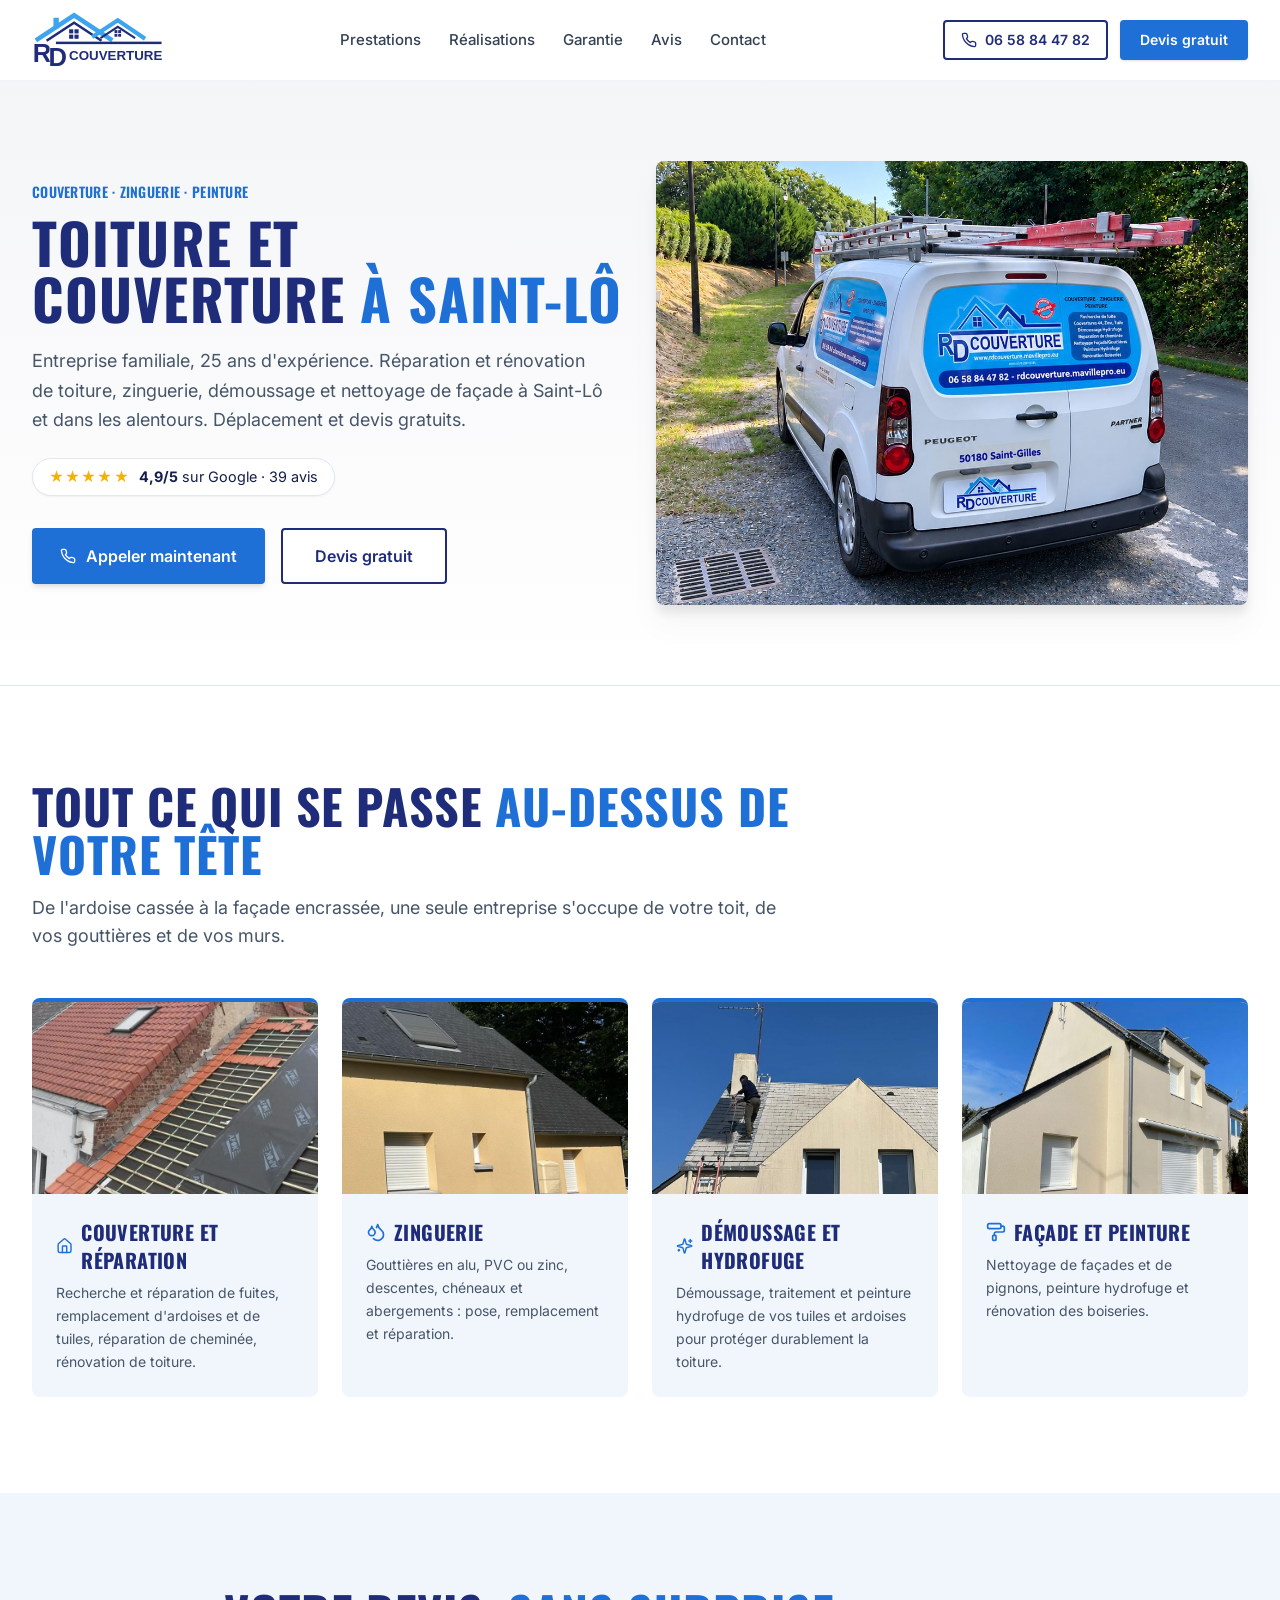
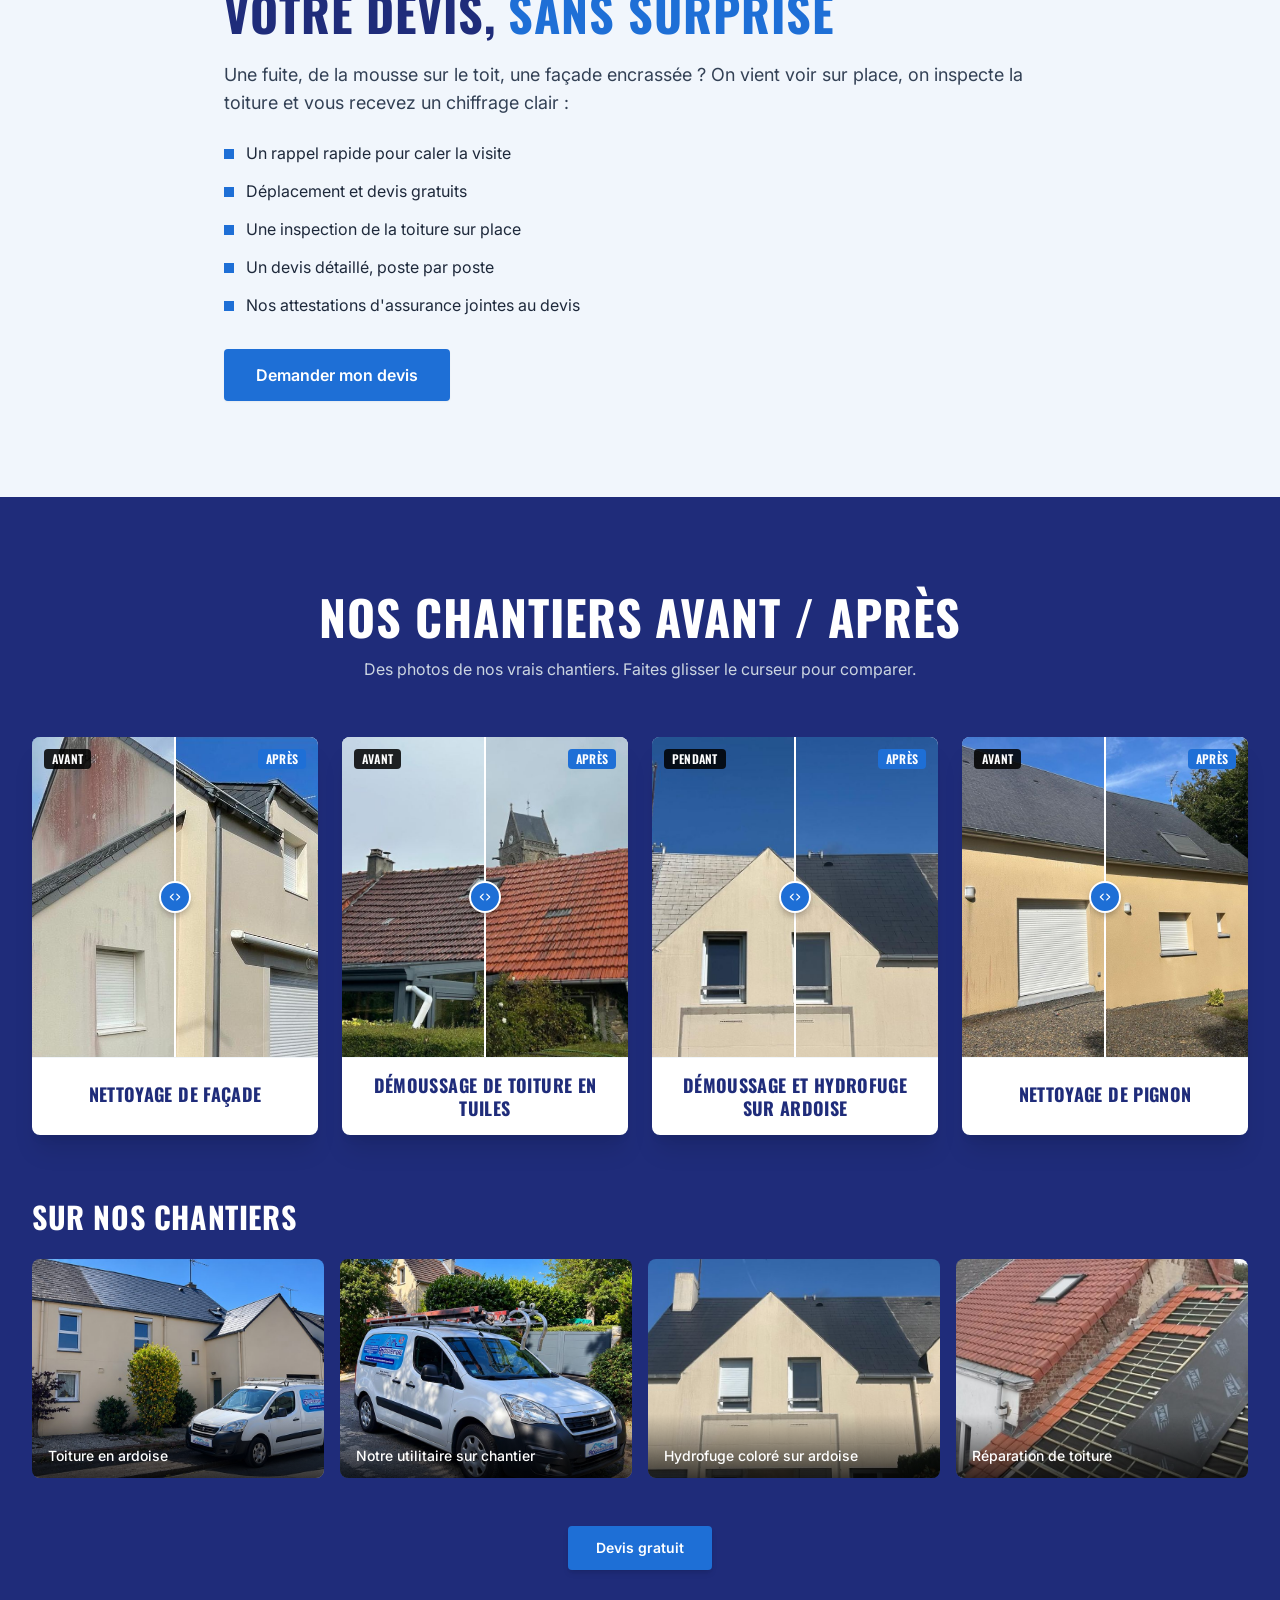
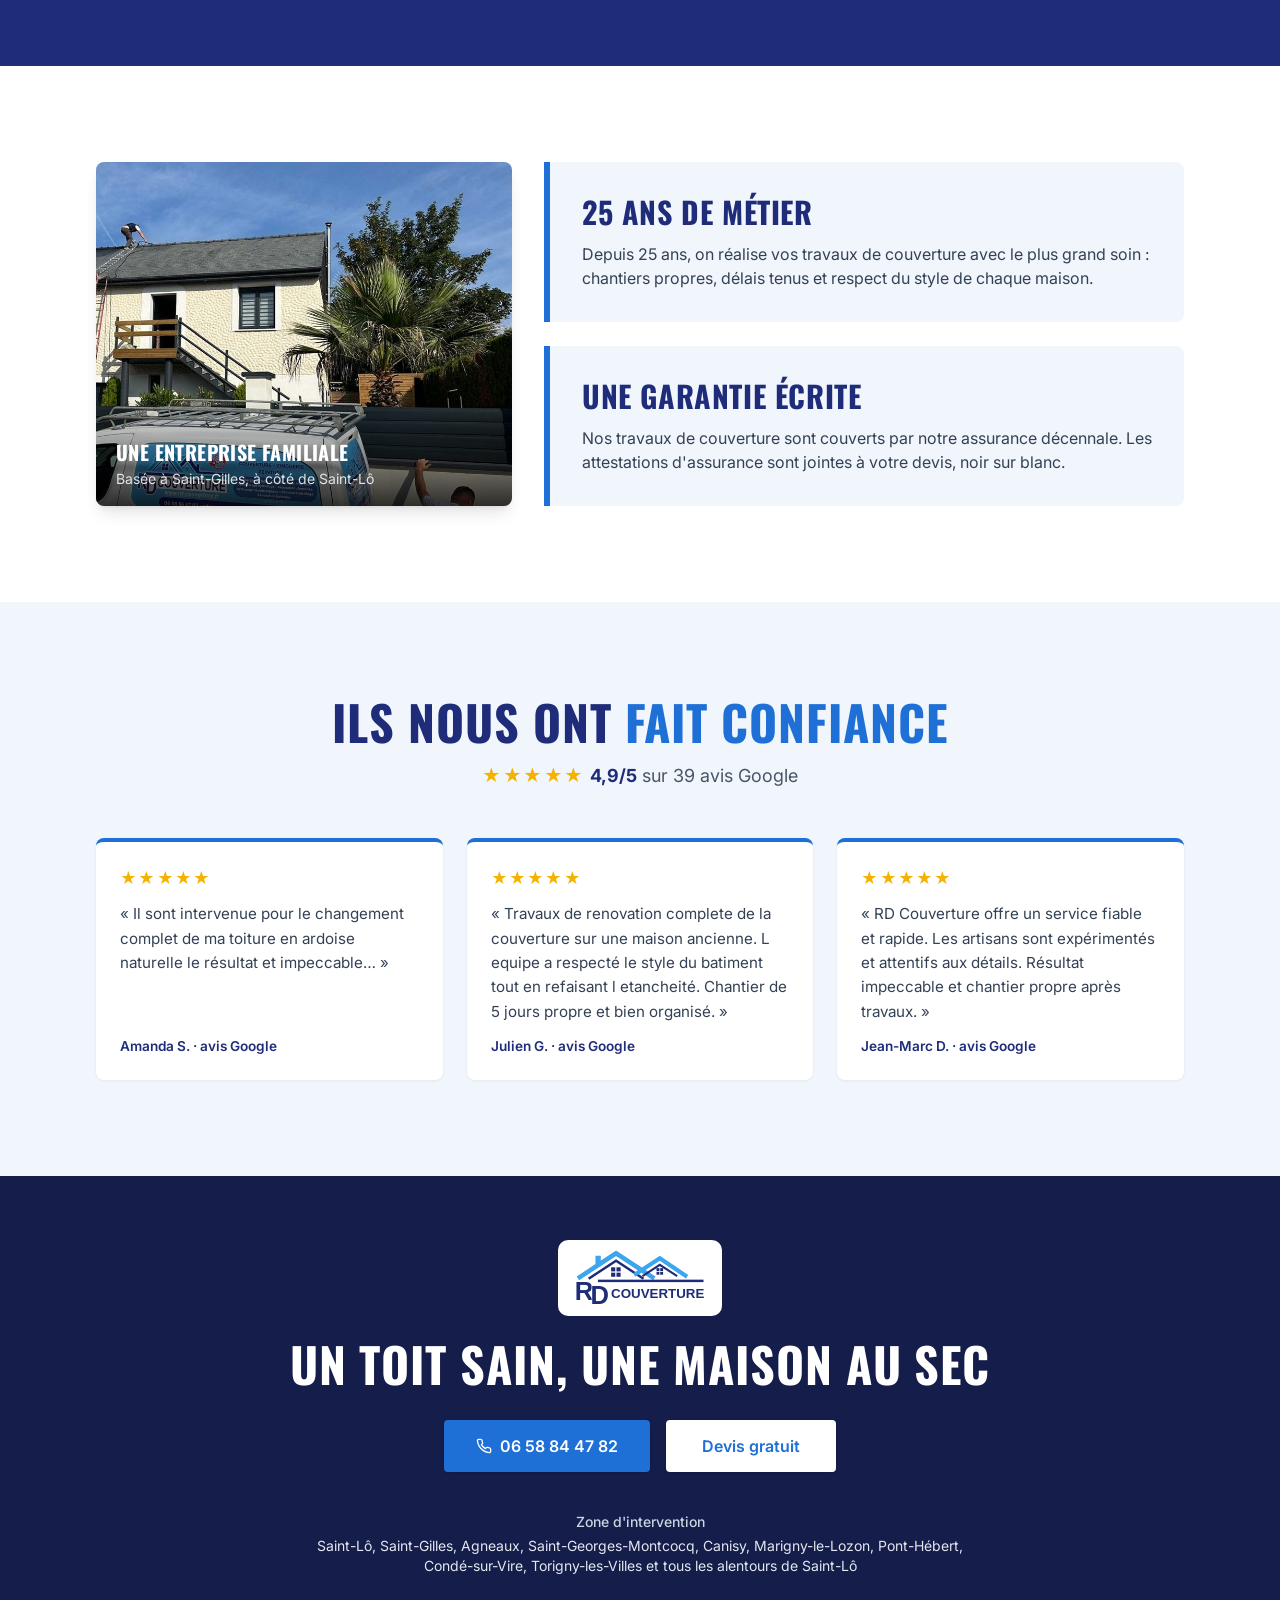
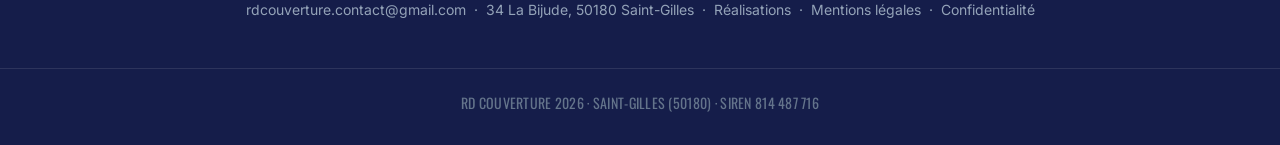
<file: site-web/index.html>
<!DOCTYPE html>
<html class="scroll-smooth" lang="fr">
<head>
<meta charset="utf-8"/>
<meta content="width=device-width, initial-scale=1.0" name="viewport"/>
<title>RD Couverture - Couvreur à Saint-Lô | Toiture, Zinguerie, Démoussage, Façade</title>
<meta name="description" content="RD Couverture, entreprise familiale à Saint-Lô depuis 25 ans : couverture, recherche de fuite, zinguerie, démoussage et hydrofuge, nettoyage de façade et peinture. Déplacement et devis gratuits."/>
<link href="css/style.css" rel="stylesheet"/>
<link href="images/favicon.svg" rel="icon" type="image/svg+xml"/>
<link href="https://fonts.googleapis.com" rel="preconnect"/>
<link crossorigin="" href="https://fonts.gstatic.com" rel="preconnect"/>
<link href="https://fonts.googleapis.com/css2?family=Inter:wght@400;500;600;700&family=Oswald:wght@500;600;700&display=swap" rel="stylesheet"/>
<script src="js/lucide.min.js"></script>
<style>
  .font-condensed { font-family: 'Oswald', sans-serif; text-transform: uppercase; letter-spacing: 0.02em; }
  body { font-family: 'Inter', sans-serif; color: #334155; }

  /* Avant / après */
  .slider-container { position: relative; overflow: hidden; user-select: none; }
  .slider-img { display: block; width: 100%; height: 100%; object-fit: cover; pointer-events: none; }
  .slider-overlay { position: absolute; top: 0; left: 0; bottom: 0; width: 50%; overflow: hidden; }
  .slider-overlay > * { position: absolute; top: 0; left: 0; height: 100%; max-width: none; pointer-events: none; }
  .slider-handle { position: absolute; top: 0; bottom: 0; left: 50%; width: 2px; background: #fff; transform: translateX(-50%); pointer-events: none; }
  .slider-button { position: absolute; top: 50%; left: 50%; transform: translate(-50%, -50%); width: 32px; height: 32px; border-radius: 9999px; background: #1E6FD6; border: 2px solid #fff; box-shadow: 0 4px 6px -1px rgba(0,0,0,.25); display: flex; align-items: center; justify-content: center; color: #fff; }
  .ph { display: flex; align-items: center; justify-content: center; flex-direction: column; gap: .5rem; text-align: center; font-size: .85rem; font-weight: 600; }
  .ph-before { background: repeating-linear-gradient(135deg, #5B6470 0 14px, #535C67 14px 28px); color: #E2E8F0; }
  .ph-after { background: repeating-linear-gradient(135deg, #3A4756 0 14px, #34404E 14px 28px); color: #fff; }

  /* Fenêtre de devis */
  .devis-opt { background: #fff; color: #151D4A; font-size: 1rem; padding: 1.15rem .5rem; transition: background-color .15s, color .15s; }
  .devis-opt:hover { background: #E8F1FC; }
  .devis-opt[aria-pressed="true"] { background: #1E6FD6; color: #fff; font-weight: 600; }
  .devis-opt:focus-visible, .devis-btn:focus-visible { outline: 3px solid #1F2C7A; outline-offset: -3px; }
  .devis-input { width: 100%; border: 0; background: #fff; padding: 1.05rem 1.1rem; font-size: 1rem; color: #151D4A; }
  .devis-input::placeholder { color: #6B7280; }
  .devis-input:focus { outline: none; box-shadow: inset 0 0 0 2px #1E6FD6; }
  .devis-input[aria-invalid="true"] { box-shadow: inset 0 0 0 2px #DC2626; background: #FEF2F2; }
  #devis-modal.is-open { display: flex; }
  #mobile-menu.is-open { display: block; }

  /* Bandeau cookies */
  .cookie-banner { position: fixed; left: 16px; right: 16px; bottom: 16px; z-index: 90; max-width: 560px; margin: 0 auto; background: #fff; color: #151D4A; border-radius: 8px; box-shadow: 0 10px 30px rgba(0,0,0,.25); padding: 16px 18px; font-size: .9rem; line-height: 1.45; }
  .cookie-banner[hidden] { display: none; }
  .cookie-actions { display: flex; gap: 10px; margin-top: 12px; }
  .cookie-actions button { flex: 1; padding: 10px; font-weight: 600; border-radius: 4px; background: #1F2C7A; color: #fff; }
  .cookie-actions button:hover { background: #151D4A; }
  /* Note Google et avis */
  .stars { color: #F5B301; letter-spacing: .08em; }
  .rating-badge { display: inline-flex; align-items: center; gap: .6rem; background: #fff; border: 1px solid #E2E8F0; border-radius: 9999px; padding: .45rem 1rem; font-size: .9rem; color: #151D4A; box-shadow: 0 1px 2px rgba(0,0,0,.05); text-decoration: none; }
  .rating-badge:hover { border-color: #1E6FD6; }
  .review { background: #fff; border-radius: 8px; border-top: 4px solid #1E6FD6; padding: 1.5rem; margin: 0; display: flex; flex-direction: column; gap: .75rem; box-shadow: 0 1px 3px rgba(0,0,0,.06); }
  .review p { color: #334155; font-size: .95rem; line-height: 1.6; margin: 0; flex: 1; }
  .review footer { font-size: .85rem; font-weight: 600; color: #1F2C7A; }
  .aspect-\[4\/3\] { aspect-ratio: 4 / 3; }
  .selection\:bg-brand-red ::selection, .selection\:bg-brand-red::selection { background: #1E6FD6; color: #fff; }
  .hover\:text-brand-light:hover { color: #F1F6FC; }
  .logo-img { height: 56px; width: auto; }
  .logo-card { background: #fff; border-radius: 10px; padding: 10px 16px; display: inline-block; }
  @media (min-width: 768px) { .md\:grid-cols-3 { grid-template-columns: repeat(3, minmax(0, 1fr)); } }
</style>
</head>
<body class="bg-white text-slate-800 antialiased selection:bg-brand-red selection:text-white">

<!-- ================= EN-TÊTE ================= -->
<header class="w-full bg-white border-b border-slate-100 sticky top-0 z-50">
  <div class="max-w-7xl mx-auto px-4 sm:px-6 lg:px-8 h-20 flex items-center justify-between gap-4">
    <a aria-label="RD Couverture, accueil" class="flex items-center shrink-0" href="#">
      <img alt="RD Couverture" class="logo-img" height="56" width="132" src="images/logo-rd-couverture.svg"/>
    </a>

    <nav class="hidden lg:flex items-center gap-7 text-[15px] font-medium text-slate-700">
      <a class="hover:text-brand-red transition-colors" href="#prestations">Prestations</a>
      <a class="hover:text-brand-red transition-colors" href="#realisations">Réalisations</a>
      <a class="hover:text-brand-red transition-colors" href="#garantie">Garantie</a>
      <a class="hover:text-brand-red transition-colors" href="#avis">Avis</a>
      <a class="hover:text-brand-red transition-colors" href="#contact">Contact</a>
    </nav>

    <div class="flex items-center gap-3">
      <a class="hidden sm:inline-flex items-center gap-2 border-2 border-brand-slate px-4 py-2 rounded text-brand-slate font-semibold text-sm hover:bg-brand-slate hover:text-white transition" href="tel:0658844782">
        <i class="w-4 h-4" data-lucide="phone"></i><span>06 58 84 47 82</span>
      </a>
      <a class="inline-flex items-center whitespace-nowrap bg-brand-red hover:bg-brand-redHover text-white font-semibold text-sm px-4 sm:px-5 py-2.5 rounded shadow transition active:scale-95" data-open-devis href="#devis">Devis gratuit</a>
      <button aria-controls="mobile-menu" aria-expanded="false" aria-label="Menu" class="lg:hidden p-2 -mr-2 text-brand-slate" id="menu-toggle" type="button">
        <i class="w-6 h-6" data-lucide="menu"></i>
      </button>
    </div>
  </div>
  <!-- Menu mobile -->
  <nav class="hidden lg:hidden border-t border-slate-100 bg-white" id="mobile-menu">
    <div class="px-4 py-3 flex flex-col text-base font-medium text-slate-700">
      <a class="py-2.5" href="#prestations">Prestations</a>
      <a class="py-2.5" href="#realisations">Réalisations</a>
      <a class="py-2.5" href="#garantie">Garantie</a>
      <a class="py-2.5" href="#avis">Avis</a>
      <a class="py-2.5" href="#contact">Contact</a>
      <a class="py-2.5 font-semibold text-brand-red" href="tel:0658844782">Appeler le 06 58 84 47 82</a>
    </div>
  </nav>
</header>

<!-- ================= HERO ================= -->
<section class="relative bg-gradient-to-b from-brand-light to-white py-14 md:py-20 overflow-hidden border-b border-slate-200">
  <div class="max-w-7xl mx-auto px-4 sm:px-6 lg:px-8 grid grid-cols-1 lg:grid-cols-12 gap-10 lg:gap-8 items-center">
    <div class="lg:col-span-6">
      <p class="font-condensed text-sm font-semibold tracking-[0.2em] text-brand-red mb-3">Couverture · Zinguerie · Peinture</p>
      <h1 class="font-condensed text-4xl sm:text-5xl lg:text-[3.5rem] font-bold tracking-tight text-brand-slate leading-[1.08] mb-5">
        Toiture et couverture <span class="text-brand-red">à Saint-Lô</span>
      </h1>
      <p class="text-lg text-slate-600 leading-relaxed mb-6 max-w-xl">
        Entreprise familiale, 25 ans d'expérience. Réparation et rénovation de toiture, zinguerie, démoussage et nettoyage de façade à Saint-Lô et dans les alentours. Déplacement et devis gratuits.
      </p>
      <a class="rating-badge mb-8" href="#avis">
        <span class="stars" aria-hidden="true">★★★★★</span>
        <span><strong>4,9/5</strong> sur Google · 39 avis</span>
      </a>
      <div class="flex flex-wrap gap-4">
        <a class="w-full sm:w-auto inline-flex items-center justify-center gap-2.5 bg-brand-red hover:bg-brand-redHover text-white font-semibold px-7 py-3.5 rounded shadow-md transition active:scale-95" href="tel:0658844782">
          <i class="w-4 h-4" data-lucide="phone"></i><span>Appeler maintenant</span>
        </a>
        <a class="w-full sm:w-auto inline-flex items-center justify-center border-2 border-brand-slate bg-white hover:bg-slate-50 text-brand-slate font-semibold px-8 py-3.5 rounded transition" data-open-devis href="#devis">Devis gratuit</a>
      </div>
    </div>
    <div class="lg:col-span-6 flex justify-center lg:justify-end">
      <figure class="relative w-full max-w-[680px] drop-shadow-xl">
        <img alt="Utilitaire RD Couverture, couverture, zinguerie et peinture" class="w-full h-auto rounded-lg" height="900" width="1200" src="images/camion-rd-3.jpg"/>
      </figure>
    </div>
  </div>
</section>

<!-- ================= PRESTATIONS ================= -->
<section class="py-16 md:py-24 bg-white" id="prestations">
  <div class="max-w-7xl mx-auto px-4 sm:px-6 lg:px-8">
    <div class="max-w-3xl mb-12">
      <h2 class="font-condensed text-3xl sm:text-4xl md:text-5xl font-bold text-brand-slate mb-4">Tout ce qui se passe <span class="text-brand-red">au-dessus de votre tête</span></h2>
      <p class="text-slate-600 text-base sm:text-lg leading-relaxed">De l'ardoise cassée à la façade encrassée, une seule entreprise s'occupe de votre toit, de vos gouttières et de vos murs.</p>
    </div>
    <div class="grid grid-cols-1 sm:grid-cols-2 lg:grid-cols-4 gap-6">
      <article class="bg-brand-light rounded-lg overflow-hidden border-t-4 border-brand-red flex flex-col">
        <img alt="Réparation de toiture en tuiles, liteaux et écran sous-toiture" class="w-full h-48 object-cover" loading="lazy" src="images/reparation-toiture.jpg"/>
        <div class="p-6">
          <h3 class="font-condensed text-xl font-bold text-brand-slate mb-2 flex items-center gap-2"><i class="w-5 h-5 text-brand-red" data-lucide="house"></i>Couverture et réparation</h3>
          <p class="text-slate-600 text-sm leading-relaxed">Recherche et réparation de fuites, remplacement d'ardoises et de tuiles, réparation de cheminée, rénovation de toiture.</p>
        </div>
      </article>
      <article class="bg-brand-light rounded-lg overflow-hidden border-t-4 border-brand-red flex flex-col">
        <img alt="Gouttière et descente en alu sur une maison" class="w-full h-48 object-cover" loading="lazy" src="images/zinguerie.jpg"/>
        <div class="p-6">
          <h3 class="font-condensed text-xl font-bold text-brand-slate mb-2 flex items-center gap-2"><i class="w-5 h-5 text-brand-red" data-lucide="droplets"></i>Zinguerie</h3>
          <p class="text-slate-600 text-sm leading-relaxed">Gouttières en alu, PVC ou zinc, descentes, chéneaux et abergements : pose, remplacement et réparation.</p>
        </div>
      </article>
      <article class="bg-brand-light rounded-lg overflow-hidden border-t-4 border-brand-red flex flex-col">
        <img alt="Démoussage d'une toiture en ardoise" class="w-full h-48 object-cover" loading="lazy" src="images/demoussage.jpg"/>
        <div class="p-6">
          <h3 class="font-condensed text-xl font-bold text-brand-slate mb-2 flex items-center gap-2"><i class="w-5 h-5 text-brand-red" data-lucide="sparkles"></i>Démoussage et hydrofuge</h3>
          <p class="text-slate-600 text-sm leading-relaxed">Démoussage, traitement et peinture hydrofuge de vos tuiles et ardoises pour protéger durablement la toiture.</p>
        </div>
      </article>
      <article class="bg-brand-light rounded-lg overflow-hidden border-t-4 border-brand-red flex flex-col">
        <img alt="Façade propre après nettoyage" class="w-full h-48 object-cover" loading="lazy" src="images/facade-apres.jpg"/>
        <div class="p-6">
          <h3 class="font-condensed text-xl font-bold text-brand-slate mb-2 flex items-center gap-2"><i class="w-5 h-5 text-brand-red" data-lucide="paint-roller"></i>Façade et peinture</h3>
          <p class="text-slate-600 text-sm leading-relaxed">Nettoyage de façades et de pignons, peinture hydrofuge et rénovation des boiseries.</p>
        </div>
      </article>
    </div>
  </div>
</section>

<!-- ================= DEVIS ================= -->
<section class="py-16 md:py-24 bg-brand-light" id="devis">
  <div class="max-w-4xl mx-auto px-4 sm:px-6 lg:px-8">
    <h2 class="font-condensed text-3xl sm:text-4xl md:text-5xl font-bold text-brand-slate mb-6">Votre devis, <span class="text-brand-red">sans surprise</span></h2>
    <p class="text-base sm:text-lg text-slate-700 leading-relaxed mb-6">Une fuite, de la mousse sur le toit, une façade encrassée ? On vient voir sur place, on inspecte la toiture et vous recevez un chiffrage clair :</p>
    <ul class="space-y-3.5 mb-8 text-base text-slate-800">
      <li class="flex items-start gap-3"><span class="w-2.5 h-2.5 bg-brand-red mt-2 shrink-0"></span><span>Un rappel rapide pour caler la visite</span></li>
      <li class="flex items-start gap-3"><span class="w-2.5 h-2.5 bg-brand-red mt-2 shrink-0"></span><span>Déplacement et devis gratuits</span></li>
      <li class="flex items-start gap-3"><span class="w-2.5 h-2.5 bg-brand-red mt-2 shrink-0"></span><span>Une inspection de la toiture sur place</span></li>
      <li class="flex items-start gap-3"><span class="w-2.5 h-2.5 bg-brand-red mt-2 shrink-0"></span><span>Un devis détaillé, poste par poste</span></li>
      <li class="flex items-start gap-3"><span class="w-2.5 h-2.5 bg-brand-red mt-2 shrink-0"></span><span>Nos attestations d'assurance jointes au devis</span></li>
    </ul>
    <a class="inline-block bg-brand-red hover:bg-brand-redHover text-white font-semibold text-base px-8 py-3.5 rounded shadow-sm transition active:scale-95" data-open-devis href="#devis">Demander mon devis</a>
  </div>
</section>

<!-- ================= RÉALISATIONS (AVANT / APRÈS) ================= -->
<section class="bg-brand-slate py-16 md:py-24 text-white" id="realisations">
  <div class="max-w-7xl mx-auto px-4 sm:px-6 lg:px-8">
    <div class="text-center max-w-3xl mx-auto mb-14">
      <h2 class="font-condensed text-3xl sm:text-4xl md:text-5xl font-bold mb-4">Nos chantiers avant / après</h2>
      <p class="text-slate-300 text-sm sm:text-base leading-relaxed">Des photos de nos vrais chantiers. Faites glisser le curseur pour comparer.</p>
    </div>
    <div class="grid grid-cols-1 sm:grid-cols-2 lg:grid-cols-4 gap-6 mb-16">
      <div class="bg-white rounded-lg overflow-hidden shadow-xl flex flex-col">
        <div class="relative h-72 sm:h-80 w-full slider-container cursor-ew-resize">
          <span class="absolute top-3 left-3 z-20 bg-black/85 text-white font-condensed text-xs tracking-wider px-2 py-0.5 rounded font-semibold">Avant</span>
          <span class="absolute top-3 right-3 z-20 bg-brand-red text-white font-condensed text-xs tracking-wider px-2 py-0.5 rounded font-semibold">Après</span>
          <img alt="Façade propre après nettoyage" class="slider-img" loading="lazy" src="images/facade-apres.jpg"/>
          <div class="slider-overlay"><img alt="Façade tachée avant nettoyage" class="slider-img" loading="lazy" src="images/facade-avant.jpg"/></div>
          <div class="slider-handle"><div class="slider-button"><i class="w-3.5 h-3.5" data-lucide="chevrons-left-right"></i></div></div>
        </div>
        <div class="p-4 text-center border-t border-slate-100 min-h-[72px] flex items-center justify-center">
          <h3 class="font-condensed font-bold text-brand-slate text-lg leading-tight">Nettoyage de façade</h3>
        </div>
      </div>
      <div class="bg-white rounded-lg overflow-hidden shadow-xl flex flex-col">
        <div class="relative h-72 sm:h-80 w-full slider-container cursor-ew-resize">
          <span class="absolute top-3 left-3 z-20 bg-black/85 text-white font-condensed text-xs tracking-wider px-2 py-0.5 rounded font-semibold">Avant</span>
          <span class="absolute top-3 right-3 z-20 bg-brand-red text-white font-condensed text-xs tracking-wider px-2 py-0.5 rounded font-semibold">Après</span>
          <img alt="Toiture en tuiles propre après démoussage" class="slider-img" loading="lazy" src="images/tuiles-apres.jpg"/>
          <div class="slider-overlay"><img alt="Toiture en tuiles noircie avant démoussage" class="slider-img" loading="lazy" src="images/tuiles-avant.jpg"/></div>
          <div class="slider-handle"><div class="slider-button"><i class="w-3.5 h-3.5" data-lucide="chevrons-left-right"></i></div></div>
        </div>
        <div class="p-4 text-center border-t border-slate-100 min-h-[72px] flex items-center justify-center">
          <h3 class="font-condensed font-bold text-brand-slate text-lg leading-tight">Démoussage de toiture en tuiles</h3>
        </div>
      </div>
      <div class="bg-white rounded-lg overflow-hidden shadow-xl flex flex-col">
        <div class="relative h-72 sm:h-80 w-full slider-container cursor-ew-resize">
          <span class="absolute top-3 left-3 z-20 bg-black/85 text-white font-condensed text-xs tracking-wider px-2 py-0.5 rounded font-semibold">Pendant</span>
          <span class="absolute top-3 right-3 z-20 bg-brand-red text-white font-condensed text-xs tracking-wider px-2 py-0.5 rounded font-semibold">Après</span>
          <img alt="Ardoises traitées avec un hydrofuge coloré" class="slider-img" loading="lazy" src="images/ardoise-apres.jpg"/>
          <div class="slider-overlay"><img alt="Démoussage d'une toiture en ardoise" class="slider-img" loading="lazy" src="images/ardoise-pendant.jpg"/></div>
          <div class="slider-handle"><div class="slider-button"><i class="w-3.5 h-3.5" data-lucide="chevrons-left-right"></i></div></div>
        </div>
        <div class="p-4 text-center border-t border-slate-100 min-h-[72px] flex items-center justify-center">
          <h3 class="font-condensed font-bold text-brand-slate text-lg leading-tight">Démoussage et hydrofuge sur ardoise</h3>
        </div>
      </div>
      <div class="bg-white rounded-lg overflow-hidden shadow-xl flex flex-col">
        <div class="relative h-72 sm:h-80 w-full slider-container cursor-ew-resize">
          <span class="absolute top-3 left-3 z-20 bg-black/85 text-white font-condensed text-xs tracking-wider px-2 py-0.5 rounded font-semibold">Avant</span>
          <span class="absolute top-3 right-3 z-20 bg-brand-red text-white font-condensed text-xs tracking-wider px-2 py-0.5 rounded font-semibold">Après</span>
          <img alt="Pignon jaune propre après nettoyage" class="slider-img" loading="lazy" src="images/pignon-apres.jpg"/>
          <div class="slider-overlay"><img alt="Pignon jaune taché avant nettoyage" class="slider-img" loading="lazy" src="images/pignon-avant.jpg"/></div>
          <div class="slider-handle"><div class="slider-button"><i class="w-3.5 h-3.5" data-lucide="chevrons-left-right"></i></div></div>
        </div>
        <div class="p-4 text-center border-t border-slate-100 min-h-[72px] flex items-center justify-center">
          <h3 class="font-condensed font-bold text-brand-slate text-lg leading-tight">Nettoyage de pignon</h3>
        </div>
      </div>
    </div>

    <h3 class="font-condensed text-2xl sm:text-3xl font-bold mb-6">Sur nos chantiers</h3>
    <div class="grid grid-cols-2 lg:grid-cols-4 gap-4 mb-12">
      <figure class="relative overflow-hidden rounded-lg group ">
        <img alt="Toiture en ardoise" class="w-full h-full object-cover aspect-[4/3] transition-transform duration-500 group-hover:scale-105" loading="lazy" src="images/toiture-ardoise-2.jpg"/>
        <figcaption class="absolute inset-x-0 bottom-0 bg-gradient-to-t from-black/75 to-transparent text-white text-sm font-medium px-4 pt-8 pb-3">Toiture en ardoise</figcaption>
      </figure>
      <figure class="relative overflow-hidden rounded-lg group ">
        <img alt="Notre utilitaire sur chantier" class="w-full h-full object-cover aspect-[4/3] transition-transform duration-500 group-hover:scale-105" loading="lazy" src="images/camion-chantier-2.jpg"/>
        <figcaption class="absolute inset-x-0 bottom-0 bg-gradient-to-t from-black/75 to-transparent text-white text-sm font-medium px-4 pt-8 pb-3">Notre utilitaire sur chantier</figcaption>
      </figure>
      <figure class="relative overflow-hidden rounded-lg group ">
        <img alt="Hydrofuge coloré sur ardoise" class="w-full h-full object-cover aspect-[4/3] transition-transform duration-500 group-hover:scale-105" loading="lazy" src="images/hydrofuge-ardoise.jpg"/>
        <figcaption class="absolute inset-x-0 bottom-0 bg-gradient-to-t from-black/75 to-transparent text-white text-sm font-medium px-4 pt-8 pb-3">Hydrofuge coloré sur ardoise</figcaption>
      </figure>
      <figure class="relative overflow-hidden rounded-lg group ">
        <img alt="Réparation de toiture en tuiles" class="w-full h-full object-cover aspect-[4/3] transition-transform duration-500 group-hover:scale-105" loading="lazy" src="images/reparation-toiture.jpg"/>
        <figcaption class="absolute inset-x-0 bottom-0 bg-gradient-to-t from-black/75 to-transparent text-white text-sm font-medium px-4 pt-8 pb-3">Réparation de toiture</figcaption>
      </figure>
    </div>
    <div class="flex justify-center">
      <a class="px-7 py-3 rounded bg-brand-red hover:bg-brand-redHover text-white font-semibold text-sm shadow-md transition active:scale-95" data-open-devis href="#devis">Devis gratuit</a>
    </div>
  </div>
</section>

<!-- ================= GARANTIE ================= -->
<section class="py-16 md:py-24 bg-white" id="garantie">
  <div class="max-w-6xl mx-auto px-4 sm:px-6 lg:px-8 grid grid-cols-1 md:grid-cols-5 gap-8 items-stretch">
    <figure class="md:col-span-2 relative rounded-lg overflow-hidden shadow-lg min-h-[340px]">
      <img alt="L'équipe RD Couverture sur un chantier de toiture et de peinture" class="absolute inset-0 w-full h-full object-cover" loading="lazy" src="images/equipe-2.jpg"/>
      <figcaption class="absolute inset-x-0 bottom-0 bg-gradient-to-t from-black/80 to-transparent text-white px-5 pt-10 pb-4">
        <span class="font-condensed text-xl font-bold block">Une entreprise familiale</span>
        <span class="text-sm text-white/85">Basée à Saint-Gilles, à côté de Saint-Lô</span>
      </figcaption>
    </figure>
    <div class="md:col-span-3 flex flex-col gap-6">
      <div class="bg-brand-light rounded-r-lg p-8 border-l-[6px] border-brand-red flex-1">
        <h3 class="font-condensed font-bold text-2xl sm:text-3xl text-brand-slate mb-3">25 ans de métier</h3>
        <p class="text-slate-700 leading-relaxed text-sm sm:text-base">Depuis 25 ans, on réalise vos travaux de couverture avec le plus grand soin : chantiers propres, délais tenus et respect du style de chaque maison.</p>
      </div>
      <div class="bg-brand-light rounded-r-lg p-8 border-l-[6px] border-brand-red flex-1">
        <h3 class="font-condensed font-bold text-2xl sm:text-3xl text-brand-slate mb-3">Une garantie écrite</h3>
        <p class="text-slate-700 leading-relaxed text-sm sm:text-base">Nos travaux de couverture sont couverts par notre assurance décennale. Les attestations d'assurance sont jointes à votre devis, noir sur blanc.</p>
      </div>
    </div>
  </div>
</section>

<!-- ================= AVIS GOOGLE ================= -->
<section class="py-16 md:py-24 bg-brand-light" id="avis">
  <div class="max-w-6xl mx-auto px-4 sm:px-6 lg:px-8">
    <div class="text-center max-w-3xl mx-auto mb-12">
      <h2 class="font-condensed text-3xl sm:text-4xl md:text-5xl font-bold text-brand-slate mb-4">Ils nous ont <span class="text-brand-red">fait confiance</span></h2>
      <p class="text-slate-600 text-base sm:text-lg"><span class="stars" aria-hidden="true">★★★★★</span> <strong class="text-brand-slate">4,9/5</strong> sur 39 avis Google</p>
    </div>
    <div class="grid grid-cols-1 md:grid-cols-3 gap-6">
      <blockquote class="review">
        <span class="stars" aria-label="5 étoiles sur 5">★★★★★</span>
        <p>« Il sont intervenue pour le changement complet de ma toiture en ardoise naturelle le résultat et impeccable… »</p>
        <footer>Amanda S. · avis Google</footer>
      </blockquote>
      <blockquote class="review">
        <span class="stars" aria-label="5 étoiles sur 5">★★★★★</span>
        <p>« Travaux de renovation complete de la couverture sur une maison ancienne. L equipe a respecté le style du batiment tout en refaisant l etancheité. Chantier de 5 jours propre et bien organisé. »</p>
        <footer>Julien G. · avis Google</footer>
      </blockquote>
      <blockquote class="review">
        <span class="stars" aria-label="5 étoiles sur 5">★★★★★</span>
        <p>« RD Couverture offre un service fiable et rapide. Les artisans sont expérimentés et attentifs aux détails. Résultat impeccable et chantier propre après travaux. »</p>
        <footer>Jean-Marc D. · avis Google</footer>
      </blockquote>
    </div>
  </div>
</section>

<!-- ================= PIED DE PAGE ================= -->
<footer class="bg-brand-slateDark text-white pt-16 pb-8" id="contact">
  <div class="max-w-5xl mx-auto px-4 sm:px-6 lg:px-8 flex flex-col items-center text-center">
    <div class="logo-card mb-6">
      <img alt="RD Couverture" class="logo-img" height="56" width="132" src="images/logo-rd-couverture.svg"/>
    </div>
    <h2 class="font-condensed text-3xl sm:text-4xl md:text-5xl font-bold mb-8">Un toit sain, une maison au sec</h2>
    <div class="flex flex-wrap items-center justify-center gap-4 mb-10 w-full sm:w-auto">
      <a class="w-full sm:w-auto inline-flex items-center justify-center gap-2 bg-brand-red hover:bg-brand-redHover text-white font-semibold text-base px-8 py-3.5 rounded shadow transition active:scale-95" href="tel:0658844782">
        <i class="w-4 h-4" data-lucide="phone"></i><span>06 58 84 47 82</span>
      </a>
      <a class="w-full sm:w-auto inline-flex items-center justify-center bg-white hover:bg-slate-100 text-brand-red font-semibold text-base px-9 py-3.5 rounded shadow transition" data-open-devis href="#devis">Devis gratuit</a>
    </div>
    <p class="text-slate-300 text-sm font-medium mb-1" id="zones">Zone d'intervention</p>
    <p class="text-slate-200 text-sm mb-6 max-w-2xl">Saint-Lô, Saint-Gilles, Agneaux, Saint-Georges-Montcocq, Canisy, Marigny-le-Lozon, Pont-Hébert, Condé-sur-Vire, Torigny-les-Villes et tous les alentours de Saint-Lô</p>
    <div class="text-slate-400 text-xs sm:text-sm flex flex-wrap items-center justify-center gap-2 mb-12">
      <a class="hover:underline" href="mailto:rdcouverture.contact@gmail.com">rdcouverture.contact@gmail.com</a>
      <span>·</span><span>34 La Bijude, 50180 Saint-Gilles</span>
      <span>·</span><a class="hover:underline" href="#realisations">Réalisations</a>
      <span>·</span><a class="hover:underline" href="#">Mentions légales</a>
      <span>·</span><a class="hover:underline" href="confidentialite.html">Confidentialité</a>
      <span>·</span><button class="hover:underline" data-cookie-settings type="button">Gérer les cookies</button>
    </div>
  </div>
  <div class="border-t border-white/10 pt-6">
    <p class="text-center font-condensed text-xs sm:text-sm tracking-wider text-slate-500">RD Couverture 2026 · Saint-Gilles (50180) · SIREN 814 487 716</p>
  </div>
</footer>

<!-- ================= FENÊTRE DE DEVIS ================= -->
<div aria-labelledby="devis-title" aria-modal="true" class="fixed inset-0 z-[100] hidden items-start sm:items-center justify-center overflow-y-auto px-4 py-8" id="devis-modal" role="dialog">
  <div class="fixed inset-0 bg-slate-900/60" data-close-devis></div>
  <div class="relative w-full max-w-xl">
    <div class="bg-[#F2F2F2] rounded-md overflow-hidden shadow-2xl">
      <div class="bg-brand-slateDark px-6 sm:px-8 py-5 flex items-center justify-between">
        <h2 class="font-condensed text-2xl sm:text-3xl font-bold text-white" id="devis-title">Votre projet</h2>
        <button aria-label="Fermer" class="devis-btn text-white/90 hover:text-white p-1 -mr-1 rounded" data-close-devis type="button"><i class="w-7 h-7" data-lucide="x"></i></button>
      </div>
      <form class="px-6 sm:px-8 py-7" id="devis-form" novalidate>
        <input aria-hidden="true" autocomplete="off" class="hidden" name="site_web" tabindex="-1" type="text"/>
        <!-- Étape 1 -->
        <div data-step="1">
          <fieldset class="mb-6">
            <legend class="text-lg font-bold text-slate-900 mb-3">Quel type de bien ?</legend>
            <div class="grid grid-cols-2 gap-px bg-slate-300 border border-slate-300">
              <button aria-pressed="false" class="devis-opt" data-group="bien" data-value="Maison" type="button">Maison</button>
              <button aria-pressed="false" class="devis-opt" data-group="bien" data-value="Local pro / immeuble" type="button">Local pro</button>
            </div>
          </fieldset>
          <fieldset class="mb-8">
            <legend class="text-lg font-bold text-slate-900 mb-3">Quels travaux ?</legend>
            <div class="grid grid-cols-2 gap-px bg-slate-300 border border-slate-300">
              <button aria-pressed="false" class="devis-opt" data-group="travaux" data-value="Réparation / fuite" type="button">Réparation / fuite</button>
              <button aria-pressed="false" class="devis-opt" data-group="travaux" data-value="Rénovation de toiture" type="button">Rénovation</button>
              <button aria-pressed="false" class="devis-opt" data-group="travaux" data-value="Démoussage / hydrofuge" type="button">Démoussage</button>
              <button aria-pressed="false" class="devis-opt" data-group="travaux" data-value="Zinguerie / gouttières" type="button">Zinguerie</button>
              <button aria-pressed="false" class="devis-opt" data-group="travaux" data-value="Façade / peinture" type="button">Façade / peinture</button>
              <button aria-pressed="false" class="devis-opt" data-group="travaux" data-value="Autre" type="button">Autre</button>
            </div>
          </fieldset>
          <button class="devis-btn w-full py-4 text-lg font-semibold text-white bg-slate-400 cursor-not-allowed transition-colors" disabled id="devis-next" type="button">Suivant</button>
        </div>
        <!-- Étape 2 -->
        <div class="hidden" data-step="2">
          <div class="grid grid-cols-2 gap-px bg-slate-300 border border-slate-300 mb-8">
            <label class="sr-only" for="d-prenom">Prénom</label>
            <input autocomplete="given-name" class="devis-input" id="d-prenom" name="prenom" placeholder="Prénom *" required type="text"/>
            <label class="sr-only" for="d-nom">Nom</label>
            <input autocomplete="family-name" class="devis-input" id="d-nom" name="nom" placeholder="Nom *" required type="text"/>
            <label class="sr-only" for="d-email">Email</label>
            <input autocomplete="email" class="devis-input col-span-2" id="d-email" name="email" placeholder="Email *" required type="email"/>
            <label class="sr-only" for="d-tel">Téléphone</label>
            <input autocomplete="tel" class="devis-input col-span-2" id="d-tel" inputmode="tel" name="telephone" pattern="^(?:(?:\+|00)33|0)\s*[1-9](?:[\s.\-]*\d{2}){4}$" placeholder="Téléphone *" required type="tel"/>
            <label class="sr-only" for="d-cp">Code postal du chantier</label>
            <input autocomplete="postal-code" class="devis-input col-span-2" id="d-cp" inputmode="numeric" maxlength="5" name="code_postal" pattern="\d{5}" placeholder="Code postal du chantier *" required type="text"/>
          </div>
          <p class="hidden -mt-5 mb-5 text-sm font-medium text-red-600" id="devis-error" role="alert"></p>
          <div class="grid grid-cols-2 gap-px bg-slate-600">
            <button class="devis-btn py-4 text-lg font-semibold text-white bg-brand-slateDark hover:bg-black transition-colors" id="devis-back" type="button">Retour</button>
            <button class="devis-btn py-4 text-lg font-semibold text-white bg-brand-slateDark hover:bg-brand-red transition-colors" id="devis-submit" type="submit">Envoyer</button>
          </div>
        </div>
        <!-- Étape 3 -->
        <div class="hidden text-center py-4" data-step="3">
          <div class="mx-auto mb-5 w-16 h-16 rounded-full bg-brand-red text-white flex items-center justify-center"><i class="w-8 h-8" data-lucide="check"></i></div>
          <p class="text-xl font-bold text-slate-900 mb-2">Merci, votre demande est bien partie !</p>
          <p class="text-slate-700 mb-7">On vous rappelle rapidement pour caler la visite. Pour une urgence (fuite, tuiles envolées), appelez directement le <a class="font-semibold text-brand-red hover:underline whitespace-nowrap" href="tel:0658844782">06 58 84 47 82</a>.</p>
          <button class="devis-btn w-full py-4 text-lg font-semibold text-white bg-brand-slateDark hover:bg-black transition-colors" data-close-devis type="button">Fermer</button>
        </div>
      </form>
    </div>
    <p class="mt-5 text-center text-sm font-medium leading-relaxed text-white">
      En envoyant ce formulaire, vous acceptez d'être recontacté par téléphone, par SMS ou par email au sujet de votre projet. Vos données ne sont ni revendues ni transmises à des tiers à des fins commerciales, et vous pouvez demander leur suppression à tout moment. <a class="underline hover:text-brand-light" href="confidentialite.html">Politique de confidentialité</a>.
    </p>
  </div>
</div>

<!-- ================= SCRIPTS ================= -->
<script>
  if (window.lucide) lucide.createIcons();

  // Menu mobile
  (() => {
    const btn = document.getElementById('menu-toggle');
    const menu = document.getElementById('mobile-menu');
    btn.addEventListener('click', () => {
      const open = menu.classList.toggle('is-open');
      btn.setAttribute('aria-expanded', open);
    });
    menu.querySelectorAll('a').forEach(a => a.addEventListener('click', () => {
      menu.classList.remove('is-open');
      btn.setAttribute('aria-expanded', 'false');
    }));
  })();

  // Curseurs avant / après
  document.querySelectorAll('.slider-container').forEach(slider => {
    const overlay = slider.querySelector('.slider-overlay');
    const handle = slider.querySelector('.slider-handle');
    const inner = overlay.firstElementChild;
    const matchWidth = () => { inner.style.width = slider.offsetWidth + 'px'; };
    matchWidth();
    window.addEventListener('resize', matchWidth);
    let dragging = false;
    const update = e => {
      const rect = slider.getBoundingClientRect();
      const x = (e.touches ? e.touches[0].clientX : e.clientX) - rect.left;
      const pct = Math.max(0, Math.min(100, x / rect.width * 100));
      overlay.style.width = pct + '%';
      handle.style.left = pct + '%';
    };
    slider.addEventListener('mousedown', e => { dragging = true; update(e); });
    window.addEventListener('mousemove', e => { if (dragging) update(e); });
    window.addEventListener('mouseup', () => { dragging = false; });
    slider.addEventListener('touchstart', e => { dragging = true; update(e); }, { passive: true });
    window.addEventListener('touchmove', e => { if (dragging) update(e); }, { passive: true });
    window.addEventListener('touchend', () => { dragging = false; });
  });
</script>
<script>
  // ============================================================
  // ENVOI DU FORMULAIRE via Web3Forms (https://web3forms.com)
  // Les demandes arrivent par email à l'adresse liée à cette clé.
  // ============================================================
  const FORM_ENDPOINT = 'https://api.web3forms.com/submit';
  const WEB3FORMS_KEY = ''; // À REMPLIR : clé Web3Forms liée à l'email de RD Couverture;

  (() => {
    const modal = document.getElementById('devis-modal');
    const form = document.getElementById('devis-form');
    const title = document.getElementById('devis-title');
    const nextBtn = document.getElementById('devis-next');
    const backBtn = document.getElementById('devis-back');
    const submitBtn = document.getElementById('devis-submit');
    const errorBox = document.getElementById('devis-error');
    const steps = form.querySelectorAll('[data-step]');
    const titles = { 1: 'Votre projet', 2: 'Vos coordonnées', 3: 'Demande envoyée' };
    const choice = { bien: '', travaux: '' };
    let lastTrigger = null, currentStep = 1;

    function showStep(n) {
      currentStep = n;
      steps.forEach(s => s.classList.toggle('hidden', s.dataset.step !== String(n)));
      title.textContent = titles[n];
      const first = form.querySelector(`[data-step="${n}"] input, [data-step="${n}"] button`);
      if (first) first.focus({ preventScroll: true });
    }
    function openModal(e) {
      if (e) e.preventDefault();
      lastTrigger = e ? e.currentTarget : null;
      if (currentStep === 3) resetForm();
      modal.classList.add('is-open');
      document.body.style.overflow = 'hidden';
      showStep(currentStep);
    }
    function closeModal() {
      modal.classList.remove('is-open');
      document.body.style.overflow = '';
      if (lastTrigger) lastTrigger.focus({ preventScroll: true });
    }
    function resetForm() {
      form.reset();
      choice.bien = choice.travaux = '';
      form.querySelectorAll('.devis-opt').forEach(b => b.setAttribute('aria-pressed', 'false'));
      form.querySelectorAll('.devis-input').forEach(i => i.removeAttribute('aria-invalid'));
      hideError(); updateNext(); currentStep = 1;
    }
    function updateNext() {
      const ready = !!(choice.bien && choice.travaux);
      nextBtn.disabled = !ready;
      nextBtn.classList.toggle('bg-slate-400', !ready);
      nextBtn.classList.toggle('cursor-not-allowed', !ready);
      nextBtn.classList.toggle('bg-brand-red', ready);
      nextBtn.classList.toggle('hover:bg-brand-redHover', ready);
    }
    function showError(msg) { errorBox.textContent = msg; errorBox.classList.remove('hidden'); }
    function hideError() { errorBox.textContent = ''; errorBox.classList.add('hidden'); }

    document.querySelectorAll('[data-open-devis]').forEach(el => el.addEventListener('click', openModal));
    modal.querySelectorAll('[data-close-devis]').forEach(el => el.addEventListener('click', closeModal));
    document.addEventListener('keydown', e => { if (e.key === 'Escape' && modal.classList.contains('is-open')) closeModal(); });

    form.querySelectorAll('.devis-opt').forEach(btn => btn.addEventListener('click', () => {
      const g = btn.dataset.group;
      form.querySelectorAll(`.devis-opt[data-group="${g}"]`).forEach(b => b.setAttribute('aria-pressed', 'false'));
      btn.setAttribute('aria-pressed', 'true');
      choice[g] = btn.dataset.value;
      updateNext();
    }));
    nextBtn.addEventListener('click', () => { if (!nextBtn.disabled) showStep(2); });
    backBtn.addEventListener('click', () => { hideError(); showStep(1); });
    form.querySelectorAll('.devis-input').forEach(i => i.addEventListener('input', () => i.removeAttribute('aria-invalid')));

    form.addEventListener('submit', async e => {
      e.preventDefault();
      hideError();
      let firstInvalid = null;
      form.querySelectorAll('.devis-input').forEach(input => {
        input.value = input.value.trim();
        const ok = input.checkValidity();
        input.setAttribute('aria-invalid', ok ? 'false' : 'true');
        if (!ok && !firstInvalid) firstInvalid = input;
      });
      if (firstInvalid) {
        const msgs = {
          'd-email': 'Vérifiez votre adresse email.',
          'd-tel': 'Vérifiez votre numéro de téléphone (ex : 06 12 34 56 78).',
          'd-cp': 'Le code postal doit contenir 5 chiffres.'
        };
        showError(firstInvalid.value ? (msgs[firstInvalid.id] || 'Merci de compléter ce champ.') : 'Merci de remplir tous les champs obligatoires.');
        firstInvalid.focus();
        return;
      }
      if (form.site_web.value) { showStep(3); return; }

      const data = {
        access_key: WEB3FORMS_KEY,
        subject: `Demande de devis toiture – ${form.prenom.value} ${form.nom.value} (${form.code_postal.value})`,
        from_name: 'Site RD Couverture',
        'Type de bien': choice.bien,
        'Travaux': choice.travaux,
        'Prénom': form.prenom.value,
        'Nom': form.nom.value,
        email: form.email.value,
        'Téléphone': form.telephone.value,
        'Code postal du chantier': form.code_postal.value,
        'Source': window.rdSource ? window.rdSource() : 'Inconnue'
      };

      if (!WEB3FORMS_KEY) { showError("Le formulaire n'est pas encore activé. Appelez-nous au 06 58 84 47 82."); return; }
      submitBtn.disabled = true; submitBtn.textContent = 'Envoi…';
      try {
        const res = await fetch(FORM_ENDPOINT, {
          method: 'POST',
          headers: { 'Content-Type': 'application/json', 'Accept': 'application/json' },
          body: JSON.stringify(data)
        });
        const json = await res.json().catch(() => ({}));
        if (!res.ok || json.success === false) throw new Error(json.message || ('HTTP ' + res.status));
        if (window.rdLead) window.rdLead();
        showStep(3);
      } catch (err) {
        showError("L'envoi n'a pas fonctionné. Réessayez ou appelez-nous au 06 58 84 47 82.");
      } finally {
        submitBtn.disabled = false; submitBtn.textContent = 'Envoyer';
      }
    });
  })();
</script>
<!-- ================= BANDEAU COOKIES + PIXEL META ================= -->
<div aria-label="Cookies" class="cookie-banner" hidden id="cookie-banner" role="dialog">
  <p>Nous utilisons un cookie de mesure Facebook (pixel Meta) pour savoir combien de demandes de devis viennent de nos publicités. Il n'est déposé que si vous l'acceptez.</p>
  <div class="cookie-actions">
    <button data-cookie-refuse type="button">Refuser</button>
    <button data-cookie-accept type="button">Accepter</button>
  </div>
</div>
<script>
  (() => {
    const PIXEL_ID = ''; // À REMPLIR : identifiant du pixel Meta de RD Couverture (vide = pas de pixel ni de bandeau);
    const KEY = 'rd_cookies';

    // Provenance du visiteur (ajoutée à chaque demande de devis)
    try {
      const p = new URLSearchParams(location.search);
      const src = p.get('utm_source') || (p.get('fbclid') ? 'facebook' : '') || (p.get('gclid') ? 'google' : '');
      if (src) {
        const camp = p.get('utm_campaign');
        sessionStorage.setItem('rd_source', src + (camp ? ' / ' + camp : ''));
      } else if (!sessionStorage.getItem('rd_source')) {
        let r = 'Direct';
        if (document.referrer && !document.referrer.includes(location.hostname)) {
          try { r = new URL(document.referrer).hostname; } catch (e) {}
        }
        sessionStorage.setItem('rd_source', r);
      }
    } catch (e) {}
    window.rdSource = () => {
      try { return sessionStorage.getItem('rd_source') || 'Direct'; } catch (e) { return 'Inconnue'; }
    };

    // Pixel Meta, chargé seulement après accord
    let loaded = false;
    function loadPixel() {
      if (loaded || !PIXEL_ID) return;
      loaded = true;
      !function(f,b,e,v,n,t,s)
      {if(f.fbq)return;n=f.fbq=function(){n.callMethod?
      n.callMethod.apply(n,arguments):n.queue.push(arguments)};
      if(!f._fbq)f._fbq=n;n.push=n;n.loaded=!0;n.version='2.0';
      n.queue=[];t=b.createElement(e);t.async=!0;
      t.src=v;s=b.getElementsByTagName(e)[0];
      s.parentNode.insertBefore(t,s)}(window, document,'script',
      'https://connect.facebook.net/en_US/fbevents.js');
      fbq('init', PIXEL_ID);
      fbq('track', 'PageView');
    }
    window.rdLead = () => { if (loaded && window.fbq) fbq('track', 'Lead'); };

    const banner = document.getElementById('cookie-banner');
    const getChoice = () => { try { return localStorage.getItem(KEY); } catch (e) { return null; } };
    const setChoice = v => { try { localStorage.setItem(KEY, v); } catch (e) {} };
    const choice = getChoice();
    if (!PIXEL_ID) { document.querySelectorAll('[data-cookie-settings]').forEach(b => { const sep = b.previousElementSibling; if (sep) sep.remove(); b.remove(); }); return; }
    if (choice === 'accepte') loadPixel();
    else if (choice !== 'refuse') banner.hidden = false;

    banner.querySelector('[data-cookie-accept]').addEventListener('click', () => {
      setChoice('accepte'); banner.hidden = true; loadPixel();
    });
    banner.querySelector('[data-cookie-refuse]').addEventListener('click', () => {
      setChoice('refuse'); banner.hidden = true;
      if (loaded) location.reload();
    });
    document.querySelectorAll('[data-cookie-settings]').forEach(b => b.addEventListener('click', () => { banner.hidden = false; }));
  })();
</script>
</body>
</html>
</file>
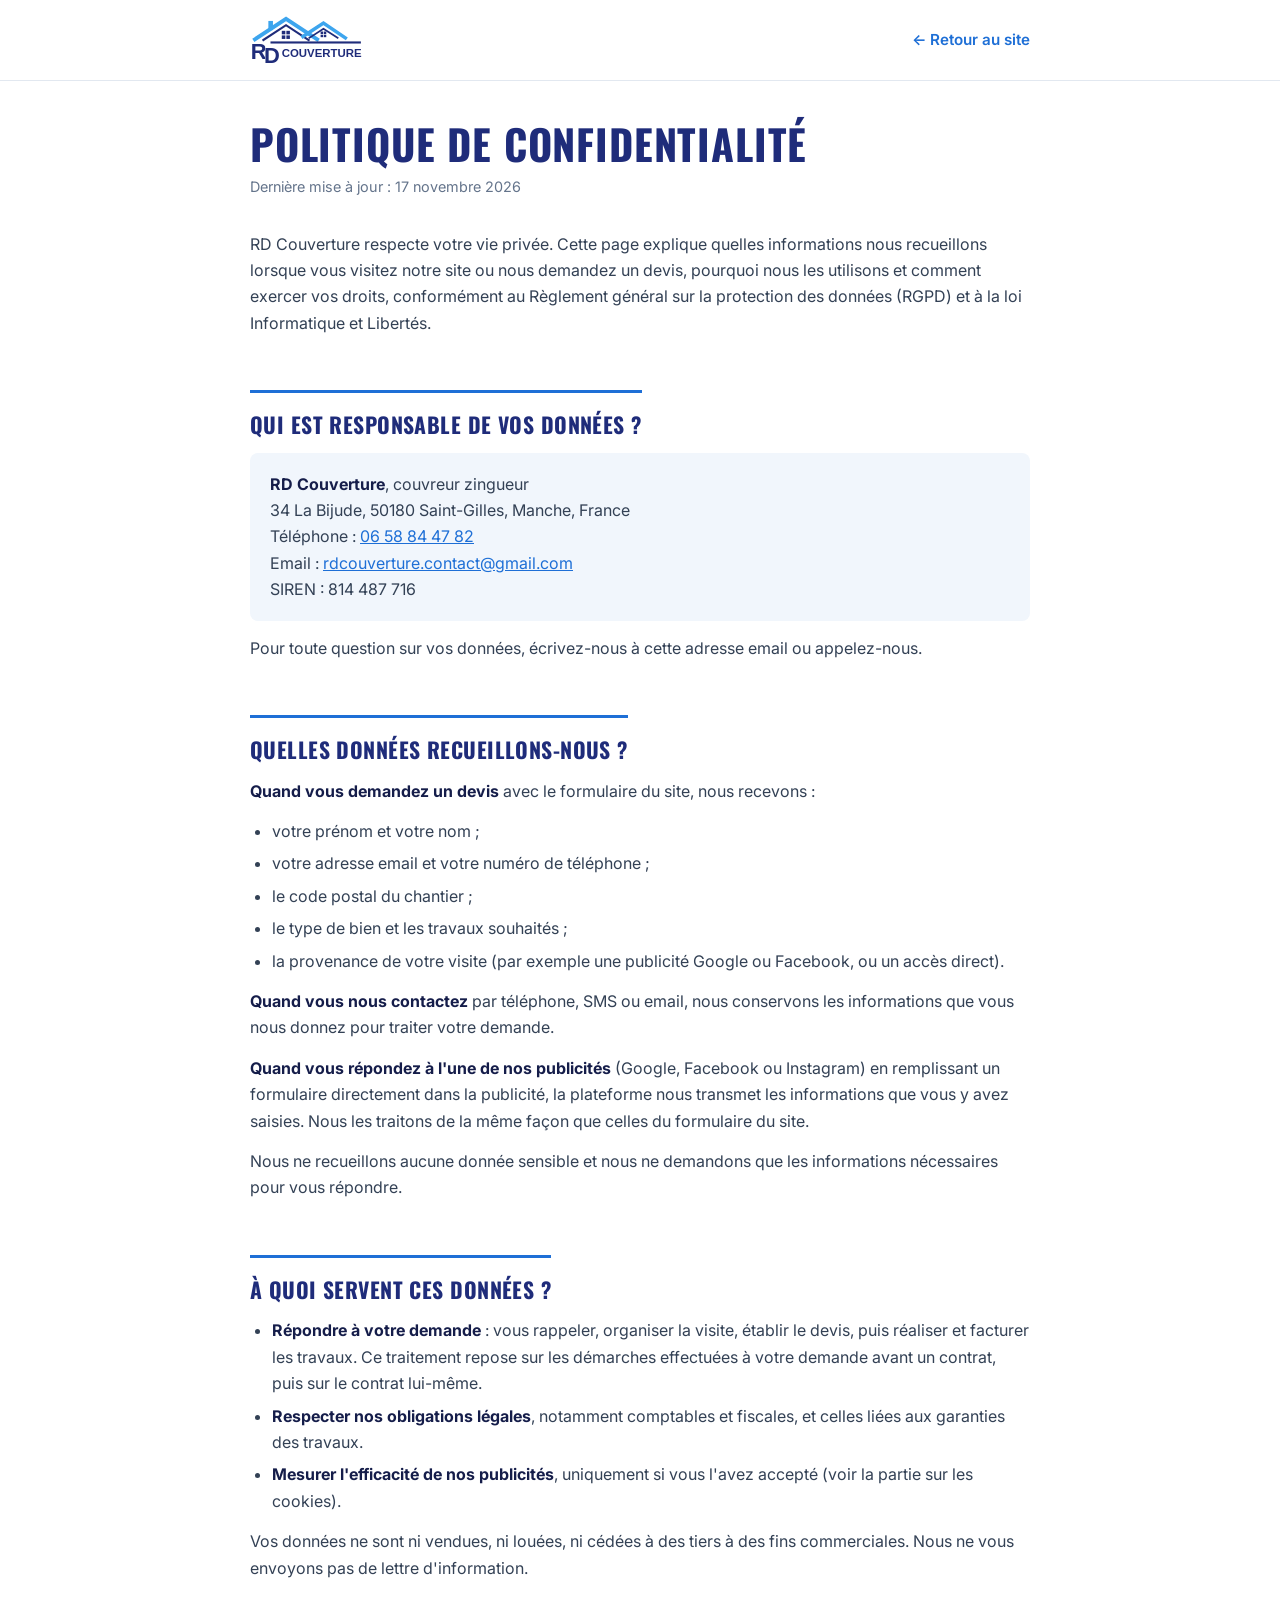
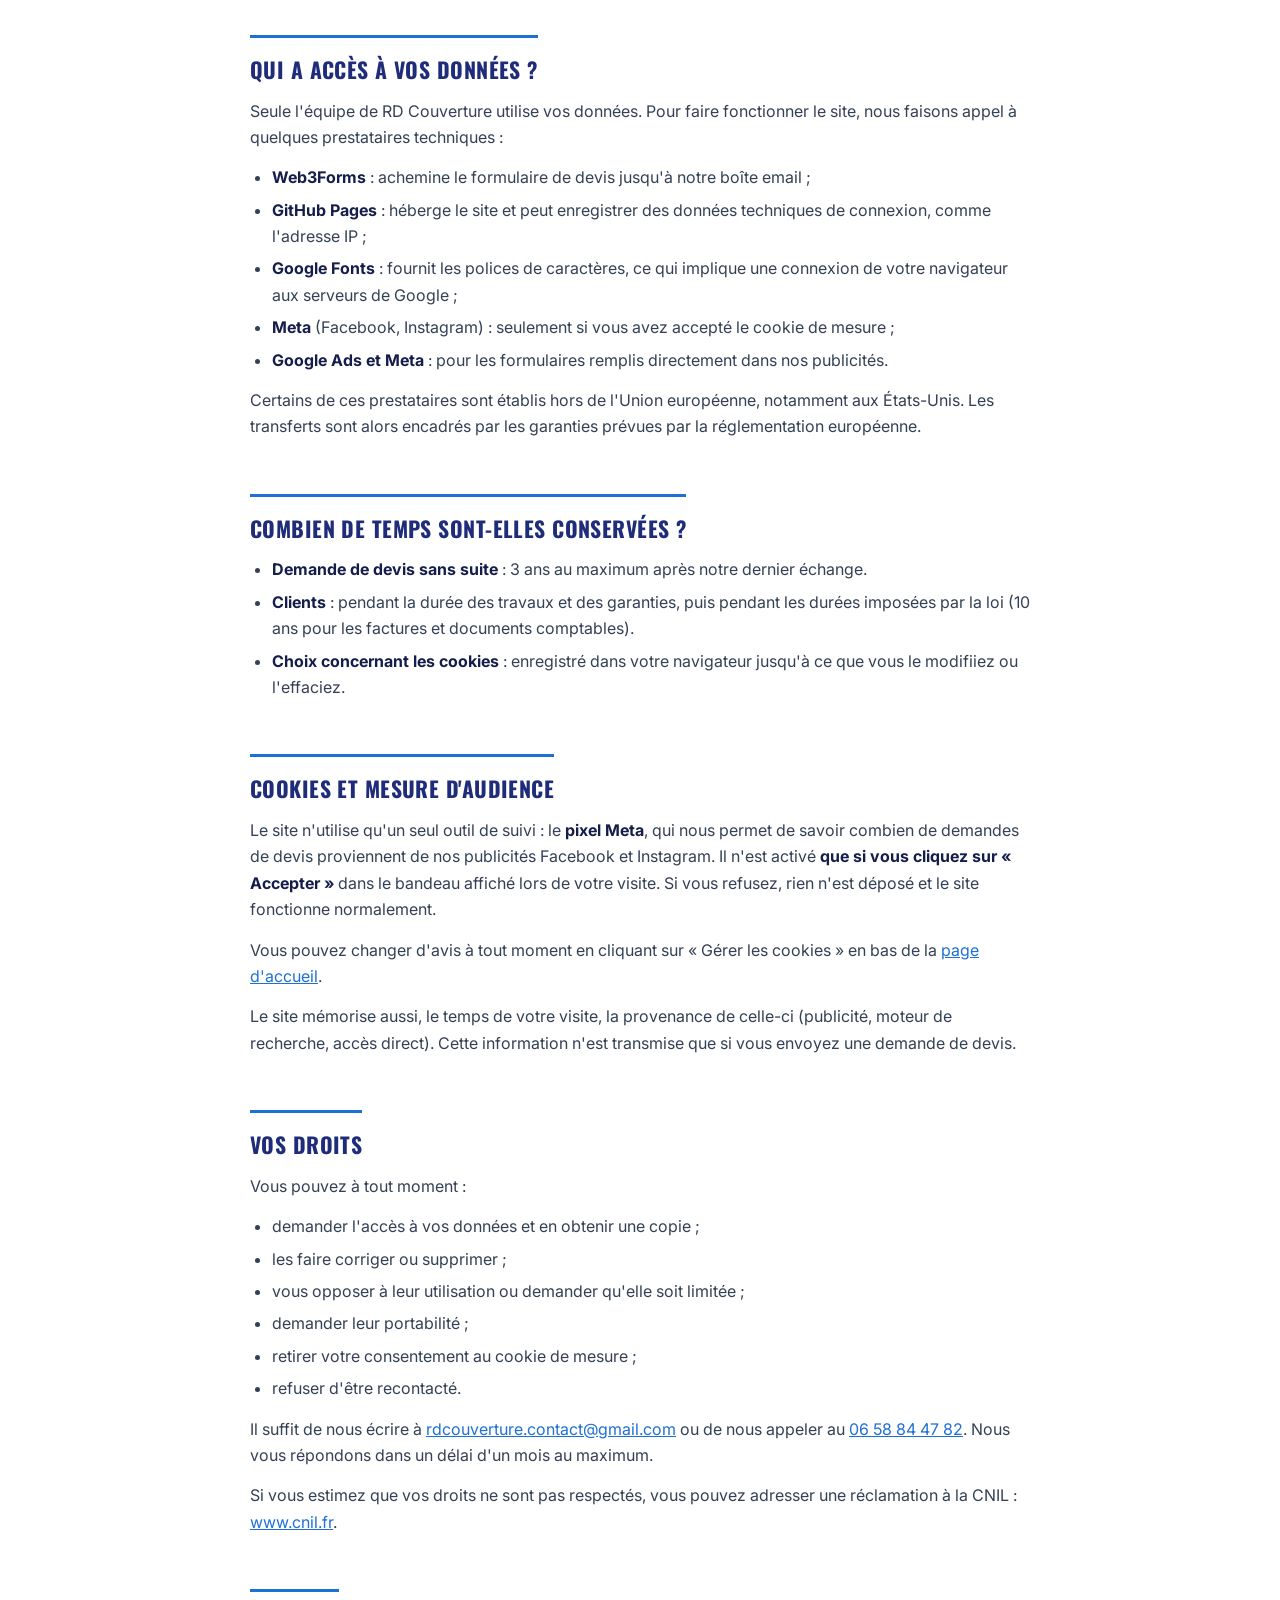
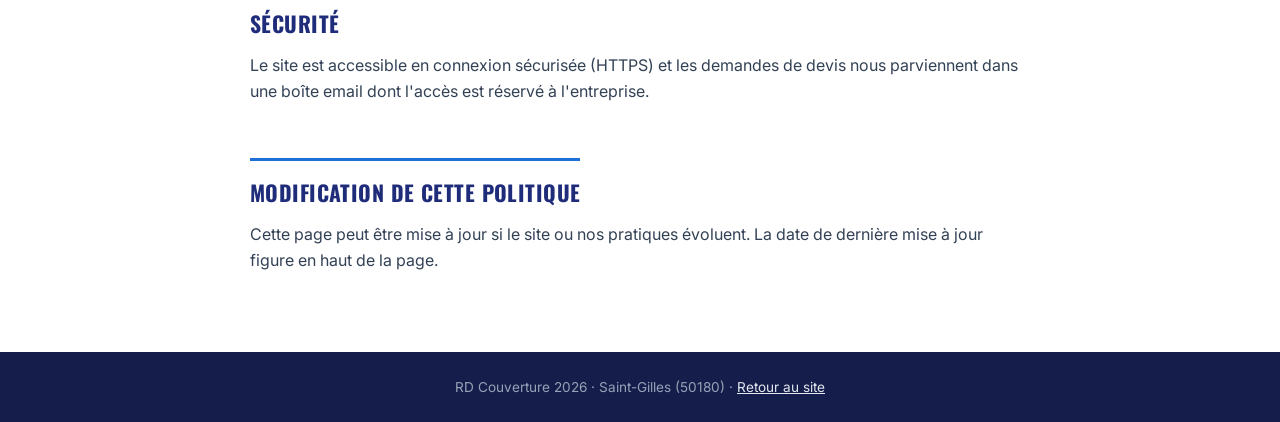
<file: site-web/confidentialite.html>
<!DOCTYPE html>
<html lang="fr">
<head>
<meta charset="utf-8"/>
<meta content="width=device-width, initial-scale=1.0" name="viewport"/>
<title>Politique de confidentialité - RD Couverture</title>
<meta name="description" content="Politique de confidentialité de RD Couverture, couvreur à Saint-Lô : données collectées, utilisation, durée de conservation et droits des personnes."/>
<link href="images/favicon.svg" rel="icon" type="image/svg+xml"/>
<link href="https://fonts.googleapis.com" rel="preconnect"/>
<link crossorigin="" href="https://fonts.gstatic.com" rel="preconnect"/>
<link href="https://fonts.googleapis.com/css2?family=Inter:wght@400;500;600;700&family=Oswald:wght@500;600;700&display=swap" rel="stylesheet"/>
<style>
  *, *::before, *::after { box-sizing: border-box; }
  body { margin: 0; font-family: 'Inter', system-ui, sans-serif; color: #334155; background: #fff; line-height: 1.65; -webkit-font-smoothing: antialiased; }
  a { color: #1E6FD6; }
  a:hover { color: #1758B0; }
  .condensed { font-family: 'Oswald', sans-serif; text-transform: uppercase; letter-spacing: 0.02em; }
  header { border-bottom: 1px solid #E2E8F0; }
  .bar { max-width: 820px; margin: 0 auto; padding: 16px 20px; display: flex; align-items: center; justify-content: space-between; gap: 16px; flex-wrap: wrap; }
  .logo { text-decoration: none; display: flex; flex-direction: column; line-height: 1; }
  .logo .name { font-size: 1.5rem; font-weight: 700; color: #1F2C7A; }
  .logo .sub { font-size: .75rem; font-weight: 700; color: #1E6FD6; letter-spacing: .3em; margin-top: 3px; }
  .back { font-weight: 600; font-size: .95rem; text-decoration: none; }
  .back:hover { text-decoration: underline; }
  main { max-width: 820px; margin: 0 auto; padding: 40px 20px 64px; }
  h1 { font-size: clamp(1.9rem, 5vw, 2.6rem); line-height: 1.1; color: #1F2C7A; margin: 0 0 8px; }
  .updated { color: #64748B; font-size: .9rem; margin: 0 0 32px; }
  h2 { font-size: 1.35rem; color: #1F2C7A; margin: 40px 0 10px; padding-top: 14px; border-top: 3px solid #1E6FD6; display: inline-block; }
  p { margin: 0 0 14px; }
  ul { margin: 0 0 14px; padding-left: 22px; }
  li { margin-bottom: 6px; }
  strong { color: #151D4A; }
  .card { background: #F1F6FC; border-radius: 8px; padding: 18px 20px; margin: 0 0 14px; }
  .card p:last-child { margin-bottom: 0; }
  footer { background: #151D4A; color: #94A3B8; text-align: center; font-size: .85rem; padding: 24px 20px; }
  footer a { color: #E2E8F0; }
</style>
</head>
<body>

<header>
  <div class="bar">
    <a class="logo" href="./" aria-label="RD Couverture, retour à l'accueil">
      <img alt="RD Couverture" src="images/logo-rd-couverture.svg" height="48" width="113" style="height:48px;width:auto"/>
    </a>
    <a class="back" href="./">← Retour au site</a>
  </div>
</header>

<main>
  <h1 class="condensed">Politique de confidentialité</h1>
  <p class="updated">Dernière mise à jour : 17 novembre 2026</p>

  <p>RD Couverture respecte votre vie privée. Cette page explique quelles informations nous recueillons lorsque vous visitez notre site ou nous demandez un devis, pourquoi nous les utilisons et comment exercer vos droits, conformément au Règlement général sur la protection des données (RGPD) et à la loi Informatique et Libertés.</p>

  <h2 class="condensed">Qui est responsable de vos données ?</h2>
  <div class="card">
    <p><strong>RD Couverture</strong>, couvreur zingueur<br/>
    34 La Bijude, 50180 Saint-Gilles, Manche, France<br/>
    Téléphone : <a href="tel:0658844782">06 58 84 47 82</a><br/>
    Email : <a href="mailto:rdcouverture.contact@gmail.com">rdcouverture.contact@gmail.com</a><br/>
    SIREN : 814 487 716</p>
  </div>
  <p>Pour toute question sur vos données, écrivez-nous à cette adresse email ou appelez-nous.</p>

  <h2 class="condensed">Quelles données recueillons-nous ?</h2>
  <p><strong>Quand vous demandez un devis</strong> avec le formulaire du site, nous recevons :</p>
  <ul>
    <li>votre prénom et votre nom ;</li>
    <li>votre adresse email et votre numéro de téléphone ;</li>
    <li>le code postal du chantier ;</li>
    <li>le type de bien et les travaux souhaités ;</li>
    <li>la provenance de votre visite (par exemple une publicité Google ou Facebook, ou un accès direct).</li>
  </ul>
  <p><strong>Quand vous nous contactez</strong> par téléphone, SMS ou email, nous conservons les informations que vous nous donnez pour traiter votre demande.</p>
  <p><strong>Quand vous répondez à l'une de nos publicités</strong> (Google, Facebook ou Instagram) en remplissant un formulaire directement dans la publicité, la plateforme nous transmet les informations que vous y avez saisies. Nous les traitons de la même façon que celles du formulaire du site.</p>
  <p>Nous ne recueillons aucune donnée sensible et nous ne demandons que les informations nécessaires pour vous répondre.</p>

  <h2 class="condensed">À quoi servent ces données ?</h2>
  <ul>
    <li><strong>Répondre à votre demande</strong> : vous rappeler, organiser la visite, établir le devis, puis réaliser et facturer les travaux. Ce traitement repose sur les démarches effectuées à votre demande avant un contrat, puis sur le contrat lui-même.</li>
    <li><strong>Respecter nos obligations légales</strong>, notamment comptables et fiscales, et celles liées aux garanties des travaux.</li>
    <li><strong>Mesurer l'efficacité de nos publicités</strong>, uniquement si vous l'avez accepté (voir la partie sur les cookies).</li>
  </ul>
  <p>Vos données ne sont ni vendues, ni louées, ni cédées à des tiers à des fins commerciales. Nous ne vous envoyons pas de lettre d'information.</p>

  <h2 class="condensed">Qui a accès à vos données ?</h2>
  <p>Seule l'équipe de RD Couverture utilise vos données. Pour faire fonctionner le site, nous faisons appel à quelques prestataires techniques :</p>
  <ul>
    <li><strong>Web3Forms</strong> : achemine le formulaire de devis jusqu'à notre boîte email ;</li>
    <li><strong>GitHub Pages</strong> : héberge le site et peut enregistrer des données techniques de connexion, comme l'adresse IP ;</li>
    <li><strong>Google Fonts</strong> : fournit les polices de caractères, ce qui implique une connexion de votre navigateur aux serveurs de Google ;</li>
    <li><strong>Meta</strong> (Facebook, Instagram) : seulement si vous avez accepté le cookie de mesure ;</li>
    <li><strong>Google Ads et Meta</strong> : pour les formulaires remplis directement dans nos publicités.</li>
  </ul>
  <p>Certains de ces prestataires sont établis hors de l'Union européenne, notamment aux États-Unis. Les transferts sont alors encadrés par les garanties prévues par la réglementation européenne.</p>

  <h2 class="condensed">Combien de temps sont-elles conservées ?</h2>
  <ul>
    <li><strong>Demande de devis sans suite</strong> : 3 ans au maximum après notre dernier échange.</li>
    <li><strong>Clients</strong> : pendant la durée des travaux et des garanties, puis pendant les durées imposées par la loi (10 ans pour les factures et documents comptables).</li>
    <li><strong>Choix concernant les cookies</strong> : enregistré dans votre navigateur jusqu'à ce que vous le modifiiez ou l'effaciez.</li>
  </ul>

  <h2 class="condensed">Cookies et mesure d'audience</h2>
  <p>Le site n'utilise qu'un seul outil de suivi : le <strong>pixel Meta</strong>, qui nous permet de savoir combien de demandes de devis proviennent de nos publicités Facebook et Instagram. Il n'est activé <strong>que si vous cliquez sur « Accepter »</strong> dans le bandeau affiché lors de votre visite. Si vous refusez, rien n'est déposé et le site fonctionne normalement.</p>
  <p>Vous pouvez changer d'avis à tout moment en cliquant sur « Gérer les cookies » en bas de la <a href="./">page d'accueil</a>.</p>
  <p>Le site mémorise aussi, le temps de votre visite, la provenance de celle-ci (publicité, moteur de recherche, accès direct). Cette information n'est transmise que si vous envoyez une demande de devis.</p>

  <h2 class="condensed">Vos droits</h2>
  <p>Vous pouvez à tout moment :</p>
  <ul>
    <li>demander l'accès à vos données et en obtenir une copie ;</li>
    <li>les faire corriger ou supprimer ;</li>
    <li>vous opposer à leur utilisation ou demander qu'elle soit limitée ;</li>
    <li>demander leur portabilité ;</li>
    <li>retirer votre consentement au cookie de mesure ;</li>
    <li>refuser d'être recontacté.</li>
  </ul>
  <p>Il suffit de nous écrire à <a href="mailto:rdcouverture.contact@gmail.com">rdcouverture.contact@gmail.com</a> ou de nous appeler au <a href="tel:0658844782">06 58 84 47 82</a>. Nous vous répondons dans un délai d'un mois au maximum.</p>
  <p>Si vous estimez que vos droits ne sont pas respectés, vous pouvez adresser une réclamation à la CNIL : <a href="https://www.cnil.fr" rel="noopener" target="_blank">www.cnil.fr</a>.</p>

  <h2 class="condensed">Sécurité</h2>
  <p>Le site est accessible en connexion sécurisée (HTTPS) et les demandes de devis nous parviennent dans une boîte email dont l'accès est réservé à l'entreprise.</p>

  <h2 class="condensed">Modification de cette politique</h2>
  <p>Cette page peut être mise à jour si le site ou nos pratiques évoluent. La date de dernière mise à jour figure en haut de la page.</p>
</main>

<footer>
  <p style="margin:0">RD Couverture 2026 · Saint-Gilles (50180) · <a href="./">Retour au site</a></p>
</footer>

</body>
</html>
</file>
<file: site-web/css/style.css>
*,:after,:before{--tw-border-spacing-x:0;--tw-border-spacing-y:0;--tw-translate-x:0;--tw-translate-y:0;--tw-rotate:0;--tw-skew-x:0;--tw-skew-y:0;--tw-scale-x:1;--tw-scale-y:1;--tw-pan-x: ;--tw-pan-y: ;--tw-pinch-zoom: ;--tw-scroll-snap-strictness:proximity;--tw-gradient-from-position: ;--tw-gradient-via-position: ;--tw-gradient-to-position: ;--tw-ordinal: ;--tw-slashed-zero: ;--tw-numeric-figure: ;--tw-numeric-spacing: ;--tw-numeric-fraction: ;--tw-ring-inset: ;--tw-ring-offset-width:0px;--tw-ring-offset-color:#fff;--tw-ring-color:rgba(59,130,246,.5);--tw-ring-offset-shadow:0 0 #0000;--tw-ring-shadow:0 0 #0000;--tw-shadow:0 0 #0000;--tw-shadow-colored:0 0 #0000;--tw-blur: ;--tw-brightness: ;--tw-contrast: ;--tw-grayscale: ;--tw-hue-rotate: ;--tw-invert: ;--tw-saturate: ;--tw-sepia: ;--tw-drop-shadow: ;--tw-backdrop-blur: ;--tw-backdrop-brightness: ;--tw-backdrop-contrast: ;--tw-backdrop-grayscale: ;--tw-backdrop-hue-rotate: ;--tw-backdrop-invert: ;--tw-backdrop-opacity: ;--tw-backdrop-saturate: ;--tw-backdrop-sepia: ;--tw-contain-size: ;--tw-contain-layout: ;--tw-contain-paint: ;--tw-contain-style: }::backdrop{--tw-border-spacing-x:0;--tw-border-spacing-y:0;--tw-translate-x:0;--tw-translate-y:0;--tw-rotate:0;--tw-skew-x:0;--tw-skew-y:0;--tw-scale-x:1;--tw-scale-y:1;--tw-pan-x: ;--tw-pan-y: ;--tw-pinch-zoom: ;--tw-scroll-snap-strictness:proximity;--tw-gradient-from-position: ;--tw-gradient-via-position: ;--tw-gradient-to-position: ;--tw-ordinal: ;--tw-slashed-zero: ;--tw-numeric-figure: ;--tw-numeric-spacing: ;--tw-numeric-fraction: ;--tw-ring-inset: ;--tw-ring-offset-width:0px;--tw-ring-offset-color:#fff;--tw-ring-color:rgba(59,130,246,.5);--tw-ring-offset-shadow:0 0 #0000;--tw-ring-shadow:0 0 #0000;--tw-shadow:0 0 #0000;--tw-shadow-colored:0 0 #0000;--tw-blur: ;--tw-brightness: ;--tw-contrast: ;--tw-grayscale: ;--tw-hue-rotate: ;--tw-invert: ;--tw-saturate: ;--tw-sepia: ;--tw-drop-shadow: ;--tw-backdrop-blur: ;--tw-backdrop-brightness: ;--tw-backdrop-contrast: ;--tw-backdrop-grayscale: ;--tw-backdrop-hue-rotate: ;--tw-backdrop-invert: ;--tw-backdrop-opacity: ;--tw-backdrop-saturate: ;--tw-backdrop-sepia: ;--tw-contain-size: ;--tw-contain-layout: ;--tw-contain-paint: ;--tw-contain-style: }/*! tailwindcss v3.4.17 | MIT License | https://tailwindcss.com*/*,:after,:before{box-sizing:border-box;border:0 solid #e5e7eb}:after,:before{--tw-content:""}:host,html{line-height:1.5;-webkit-text-size-adjust:100%;-moz-tab-size:4;-o-tab-size:4;tab-size:4;font-family:ui-sans-serif,system-ui,sans-serif,Apple Color Emoji,Segoe UI Emoji,Segoe UI Symbol,Noto Color Emoji;font-feature-settings:normal;font-variation-settings:normal;-webkit-tap-highlight-color:transparent}body{margin:0;line-height:inherit}hr{height:0;color:inherit;border-top-width:1px}abbr:where([title]){-webkit-text-decoration:underline dotted;text-decoration:underline dotted}h1,h2,h3,h4,h5,h6{font-size:inherit;font-weight:inherit}a{color:inherit;text-decoration:inherit}b,strong{font-weight:bolder}code,kbd,pre,samp{font-family:ui-monospace,SFMono-Regular,Menlo,Monaco,Consolas,Liberation Mono,Courier New,monospace;font-feature-settings:normal;font-variation-settings:normal;font-size:1em}small{font-size:80%}sub,sup{font-size:75%;line-height:0;position:relative;vertical-align:baseline}sub{bottom:-.25em}sup{top:-.5em}table{text-indent:0;border-color:inherit;border-collapse:collapse}button,input,optgroup,select,textarea{font-family:inherit;font-feature-settings:inherit;font-variation-settings:inherit;font-size:100%;font-weight:inherit;line-height:inherit;letter-spacing:inherit;color:inherit;margin:0;padding:0}button,select{text-transform:none}button,input:where([type=button]),input:where([type=reset]),input:where([type=submit]){-webkit-appearance:button;background-color:transparent;background-image:none}:-moz-focusring{outline:auto}:-moz-ui-invalid{box-shadow:none}progress{vertical-align:baseline}::-webkit-inner-spin-button,::-webkit-outer-spin-button{height:auto}[type=search]{-webkit-appearance:textfield;outline-offset:-2px}::-webkit-search-decoration{-webkit-appearance:none}::-webkit-file-upload-button{-webkit-appearance:button;font:inherit}summary{display:list-item}blockquote,dd,dl,figure,h1,h2,h3,h4,h5,h6,hr,p,pre{margin:0}fieldset{margin:0}fieldset,legend{padding:0}menu,ol,ul{list-style:none;margin:0;padding:0}dialog{padding:0}textarea{resize:vertical}input::-moz-placeholder,textarea::-moz-placeholder{opacity:1;color:#9ca3af}input::placeholder,textarea::placeholder{opacity:1;color:#9ca3af}[role=button],button{cursor:pointer}:disabled{cursor:default}audio,canvas,embed,iframe,img,object,svg,video{display:block;vertical-align:middle}img,video{max-width:100%;height:auto}[hidden]:where(:not([hidden=until-found])){display:none}[multiple],[type=date],[type=datetime-local],[type=email],[type=month],[type=number],[type=password],[type=search],[type=tel],[type=text],[type=time],[type=url],[type=week],input:where(:not([type])),select,textarea{-webkit-appearance:none;-moz-appearance:none;appearance:none;background-color:#fff;border-color:#6b7280;border-width:1px;border-radius:0;padding:.5rem .75rem;font-size:1rem;line-height:1.5rem;--tw-shadow:0 0 #0000}[multiple]:focus,[type=date]:focus,[type=datetime-local]:focus,[type=email]:focus,[type=month]:focus,[type=number]:focus,[type=password]:focus,[type=search]:focus,[type=tel]:focus,[type=text]:focus,[type=time]:focus,[type=url]:focus,[type=week]:focus,input:where(:not([type])):focus,select:focus,textarea:focus{outline:2px solid transparent;outline-offset:2px;--tw-ring-inset:var(--tw-empty,/*!*/ /*!*/);--tw-ring-offset-width:0px;--tw-ring-offset-color:#fff;--tw-ring-color:#2563eb;--tw-ring-offset-shadow:var(--tw-ring-inset) 0 0 0 var(--tw-ring-offset-width) var(--tw-ring-offset-color);--tw-ring-shadow:var(--tw-ring-inset) 0 0 0 calc(1px + var(--tw-ring-offset-width)) var(--tw-ring-color);box-shadow:var(--tw-ring-offset-shadow),var(--tw-ring-shadow),var(--tw-shadow);border-color:#2563eb}input::-moz-placeholder,textarea::-moz-placeholder{color:#6b7280;opacity:1}input::placeholder,textarea::placeholder{color:#6b7280;opacity:1}::-webkit-datetime-edit-fields-wrapper{padding:0}::-webkit-date-and-time-value{min-height:1.5em;text-align:inherit}::-webkit-datetime-edit{display:inline-flex}::-webkit-datetime-edit,::-webkit-datetime-edit-day-field,::-webkit-datetime-edit-hour-field,::-webkit-datetime-edit-meridiem-field,::-webkit-datetime-edit-millisecond-field,::-webkit-datetime-edit-minute-field,::-webkit-datetime-edit-month-field,::-webkit-datetime-edit-second-field,::-webkit-datetime-edit-year-field{padding-top:0;padding-bottom:0}select{background-image:url("data:image/svg+xml;charset=utf-8,%3Csvg xmlns='http://www.w3.org/2000/svg' fill='none' viewBox='0 0 20 20'%3E%3Cpath stroke='%236b7280' stroke-linecap='round' stroke-linejoin='round' stroke-width='1.5' d='m6 8 4 4 4-4'/%3E%3C/svg%3E");background-position:right .5rem center;background-repeat:no-repeat;background-size:1.5em 1.5em;padding-right:2.5rem;-webkit-print-color-adjust:exact;print-color-adjust:exact}[multiple],[size]:where(select:not([size="1"])){background-image:none;background-position:0 0;background-repeat:unset;background-size:initial;padding-right:.75rem;-webkit-print-color-adjust:unset;print-color-adjust:unset}[type=checkbox],[type=radio]{-webkit-appearance:none;-moz-appearance:none;appearance:none;padding:0;-webkit-print-color-adjust:exact;print-color-adjust:exact;display:inline-block;vertical-align:middle;background-origin:border-box;-webkit-user-select:none;-moz-user-select:none;user-select:none;flex-shrink:0;height:1rem;width:1rem;color:#2563eb;background-color:#fff;border-color:#6b7280;border-width:1px;--tw-shadow:0 0 #0000}[type=checkbox]{border-radius:0}[type=radio]{border-radius:100%}[type=checkbox]:focus,[type=radio]:focus{outline:2px solid transparent;outline-offset:2px;--tw-ring-inset:var(--tw-empty,/*!*/ /*!*/);--tw-ring-offset-width:2px;--tw-ring-offset-color:#fff;--tw-ring-color:#2563eb;--tw-ring-offset-shadow:var(--tw-ring-inset) 0 0 0 var(--tw-ring-offset-width) var(--tw-ring-offset-color);--tw-ring-shadow:var(--tw-ring-inset) 0 0 0 calc(2px + var(--tw-ring-offset-width)) var(--tw-ring-color);box-shadow:var(--tw-ring-offset-shadow),var(--tw-ring-shadow),var(--tw-shadow)}[type=checkbox]:checked,[type=radio]:checked{border-color:transparent;background-color:currentColor;background-size:100% 100%;background-position:50%;background-repeat:no-repeat}[type=checkbox]:checked{background-image:url("data:image/svg+xml;charset=utf-8,%3Csvg xmlns='http://www.w3.org/2000/svg' fill='%23fff' viewBox='0 0 16 16'%3E%3Cpath d='M12.207 4.793a1 1 0 0 1 0 1.414l-5 5a1 1 0 0 1-1.414 0l-2-2a1 1 0 0 1 1.414-1.414L6.5 9.086l4.293-4.293a1 1 0 0 1 1.414 0'/%3E%3C/svg%3E")}@media (forced-colors:active) {[type=checkbox]:checked{-webkit-appearance:auto;-moz-appearance:auto;appearance:auto}}[type=radio]:checked{background-image:url("data:image/svg+xml;charset=utf-8,%3Csvg xmlns='http://www.w3.org/2000/svg' fill='%23fff' viewBox='0 0 16 16'%3E%3Ccircle cx='8' cy='8' r='3'/%3E%3C/svg%3E")}@media (forced-colors:active) {[type=radio]:checked{-webkit-appearance:auto;-moz-appearance:auto;appearance:auto}}[type=checkbox]:checked:focus,[type=checkbox]:checked:hover,[type=radio]:checked:focus,[type=radio]:checked:hover{border-color:transparent;background-color:currentColor}[type=checkbox]:indeterminate{background-image:url("data:image/svg+xml;charset=utf-8,%3Csvg xmlns='http://www.w3.org/2000/svg' fill='none' viewBox='0 0 16 16'%3E%3Cpath stroke='%23fff' stroke-linecap='round' stroke-linejoin='round' stroke-width='2' d='M4 8h8'/%3E%3C/svg%3E");border-color:transparent;background-color:currentColor;background-size:100% 100%;background-position:50%;background-repeat:no-repeat}@media (forced-colors:active) {[type=checkbox]:indeterminate{-webkit-appearance:auto;-moz-appearance:auto;appearance:auto}}[type=checkbox]:indeterminate:focus,[type=checkbox]:indeterminate:hover{border-color:transparent;background-color:currentColor}[type=file]{background:unset;border-color:inherit;border-width:0;border-radius:0;padding:0;font-size:unset;line-height:inherit}[type=file]:focus{outline:1px solid ButtonText;outline:1px auto -webkit-focus-ring-color}.sr-only{position:absolute;width:1px;height:1px;padding:0;margin:-1px;overflow:hidden;clip:rect(0,0,0,0);white-space:nowrap;border-width:0}.fixed{position:fixed}.absolute{position:absolute}.relative{position:relative}.sticky{position:sticky}.inset-0{inset:0}.inset-x-0{left:0;right:0}.bottom-0{bottom:0}.left-3{left:.75rem}.right-3{right:.75rem}.top-0{top:0}.top-3{top:.75rem}.z-20{z-index:20}.z-50{z-index:50}.z-\[100\]{z-index:100}.col-span-2{grid-column:span 2/span 2}.mx-auto{margin-left:auto;margin-right:auto}.-mr-1{margin-right:-.25rem}.-mr-2{margin-right:-.5rem}.-mt-5{margin-top:-1.25rem}.mb-1{margin-bottom:.25rem}.mb-10{margin-bottom:2.5rem}.mb-12{margin-bottom:3rem}.mb-14{margin-bottom:3.5rem}.mb-16{margin-bottom:4rem}.mb-2{margin-bottom:.5rem}.mb-3{margin-bottom:.75rem}.mb-4{margin-bottom:1rem}.mb-5{margin-bottom:1.25rem}.mb-6{margin-bottom:1.5rem}.mb-7{margin-bottom:1.75rem}.mb-8{margin-bottom:2rem}.mt-0\.5{margin-top:.125rem}.mt-2{margin-top:.5rem}.mt-5{margin-top:1.25rem}.block{display:block}.inline-block{display:inline-block}.flex{display:flex}.inline-flex{display:inline-flex}.grid{display:grid}.hidden{display:none}.aspect-\[4\/3\]{aspect-ratio:4/3}.h-11{height:2.75rem}.h-12{height:3rem}.h-16{height:4rem}.h-2\.5{height:.625rem}.h-20{height:5rem}.h-3\.5{height:.875rem}.h-4{height:1rem}.h-48{height:12rem}.h-5{height:1.25rem}.h-6{height:1.5rem}.h-7{height:1.75rem}.h-72{height:18rem}.h-8{height:2rem}.h-auto{height:auto}.h-full{height:100%}.min-h-\[340px\]{min-height:340px}.min-h-\[72px\]{min-height:72px}.w-11{width:2.75rem}.w-12{width:3rem}.w-16{width:4rem}.w-2\.5{width:.625rem}.w-3\.5{width:.875rem}.w-4{width:1rem}.w-5{width:1.25rem}.w-6{width:1.5rem}.w-7{width:1.75rem}.w-8{width:2rem}.w-full{width:100%}.max-w-2xl{max-width:42rem}.max-w-3xl{max-width:48rem}.max-w-4xl{max-width:56rem}.max-w-5xl{max-width:64rem}.max-w-6xl{max-width:72rem}.max-w-7xl{max-width:80rem}.max-w-\[680px\]{max-width:680px}.max-w-xl{max-width:36rem}.flex-1{flex:1 1 0%}.shrink-0{flex-shrink:0}.transform{transform:translate(var(--tw-translate-x),var(--tw-translate-y)) rotate(var(--tw-rotate)) skewX(var(--tw-skew-x)) skewY(var(--tw-skew-y)) scaleX(var(--tw-scale-x)) scaleY(var(--tw-scale-y))}.cursor-ew-resize{cursor:ew-resize}.cursor-not-allowed{cursor:not-allowed}.resize{resize:both}.grid-cols-1{grid-template-columns:repeat(1,minmax(0,1fr))}.grid-cols-2{grid-template-columns:repeat(2,minmax(0,1fr))}.flex-col{flex-direction:column}.flex-wrap{flex-wrap:wrap}.items-start{align-items:flex-start}.items-center{align-items:center}.items-stretch{align-items:stretch}.justify-center{justify-content:center}.justify-between{justify-content:space-between}.gap-10{gap:2.5rem}.gap-2{gap:.5rem}.gap-2\.5{gap:.625rem}.gap-3{gap:.75rem}.gap-4{gap:1rem}.gap-6{gap:1.5rem}.gap-7{gap:1.75rem}.gap-8{gap:2rem}.gap-px{gap:1px}.space-y-3\.5>:not([hidden])~:not([hidden]){--tw-space-y-reverse:0;margin-top:calc(.875rem*(1 - var(--tw-space-y-reverse)));margin-bottom:calc(.875rem*var(--tw-space-y-reverse))}.overflow-hidden{overflow:hidden}.overflow-y-auto{overflow-y:auto}.scroll-smooth{scroll-behavior:smooth}.whitespace-nowrap{white-space:nowrap}.rounded{border-radius:.25rem}.rounded-full{border-radius:9999px}.rounded-lg{border-radius:.5rem}.rounded-md{border-radius:.375rem}.rounded-r-lg{border-top-right-radius:.5rem;border-bottom-right-radius:.5rem}.border{border-width:1px}.border-2{border-width:2px}.border-b{border-bottom-width:1px}.border-l-\[6px\]{border-left-width:6px}.border-t{border-top-width:1px}.border-t-4{border-top-width:4px}.border-brand-red{--tw-border-opacity:1;border-color:rgb(30 111 214/var(--tw-border-opacity,1))}.border-brand-slate{--tw-border-opacity:1;border-color:rgb(31 44 122/var(--tw-border-opacity,1))}.border-slate-100{--tw-border-opacity:1;border-color:rgb(241 245 249/var(--tw-border-opacity,1))}.border-slate-200{--tw-border-opacity:1;border-color:rgb(226 232 240/var(--tw-border-opacity,1))}.border-slate-300{--tw-border-opacity:1;border-color:rgb(203 213 225/var(--tw-border-opacity,1))}.border-white\/10{border-color:hsla(0,0%,100%,.1)}.bg-\[\#F2F2F2\]{--tw-bg-opacity:1;background-color:rgb(242 242 242/var(--tw-bg-opacity,1))}.bg-black\/85{background-color:rgba(0,0,0,.85)}.bg-brand-light{--tw-bg-opacity:1;background-color:rgb(241 246 252/var(--tw-bg-opacity,1))}.bg-brand-red{--tw-bg-opacity:1;background-color:rgb(30 111 214/var(--tw-bg-opacity,1))}.bg-brand-slate{--tw-bg-opacity:1;background-color:rgb(31 44 122/var(--tw-bg-opacity,1))}.bg-brand-slateDark{--tw-bg-opacity:1;background-color:rgb(21 29 74/var(--tw-bg-opacity,1))}.bg-slate-300{--tw-bg-opacity:1;background-color:rgb(203 213 225/var(--tw-bg-opacity,1))}.bg-slate-400{--tw-bg-opacity:1;background-color:rgb(148 163 184/var(--tw-bg-opacity,1))}.bg-slate-600{--tw-bg-opacity:1;background-color:rgb(71 85 105/var(--tw-bg-opacity,1))}.bg-slate-900\/60{background-color:rgba(15,23,42,.6)}.bg-white{--tw-bg-opacity:1;background-color:rgb(255 255 255/var(--tw-bg-opacity,1))}.bg-gradient-to-b{background-image:linear-gradient(to bottom,var(--tw-gradient-stops))}.bg-gradient-to-t{background-image:linear-gradient(to top,var(--tw-gradient-stops))}.from-black\/75{--tw-gradient-from:rgba(0,0,0,.75) var(--tw-gradient-from-position);--tw-gradient-to:transparent var(--tw-gradient-to-position);--tw-gradient-stops:var(--tw-gradient-from),var(--tw-gradient-to)}.from-black\/80{--tw-gradient-from:rgba(0,0,0,.8) var(--tw-gradient-from-position);--tw-gradient-to:transparent var(--tw-gradient-to-position);--tw-gradient-stops:var(--tw-gradient-from),var(--tw-gradient-to)}.from-brand-light{--tw-gradient-from:#f4f5f7 var(--tw-gradient-from-position);--tw-gradient-to:rgba(244,245,247,0) var(--tw-gradient-to-position);--tw-gradient-stops:var(--tw-gradient-from),var(--tw-gradient-to)}.to-transparent{--tw-gradient-to:transparent var(--tw-gradient-to-position)}.to-white{--tw-gradient-to:#fff var(--tw-gradient-to-position)}.object-cover{-o-object-fit:cover;object-fit:cover}.p-1{padding:.25rem}.p-2{padding:.5rem}.p-4{padding:1rem}.p-6{padding:1.5rem}.p-8{padding:2rem}.px-2{padding-left:.5rem;padding-right:.5rem}.px-4{padding-left:1rem;padding-right:1rem}.px-5{padding-left:1.25rem;padding-right:1.25rem}.px-6{padding-left:1.5rem;padding-right:1.5rem}.px-7{padding-left:1.75rem;padding-right:1.75rem}.px-8{padding-left:2rem;padding-right:2rem}.px-9{padding-left:2.25rem;padding-right:2.25rem}.py-0\.5{padding-top:.125rem;padding-bottom:.125rem}.py-14{padding-top:3.5rem;padding-bottom:3.5rem}.py-16{padding-top:4rem;padding-bottom:4rem}.py-2{padding-top:.5rem;padding-bottom:.5rem}.py-2\.5{padding-top:.625rem;padding-bottom:.625rem}.py-3{padding-top:.75rem;padding-bottom:.75rem}.py-3\.5{padding-top:.875rem;padding-bottom:.875rem}.py-4{padding-top:1rem;padding-bottom:1rem}.py-5{padding-top:1.25rem;padding-bottom:1.25rem}.py-7{padding-top:1.75rem;padding-bottom:1.75rem}.py-8{padding-top:2rem;padding-bottom:2rem}.pb-3{padding-bottom:.75rem}.pb-4{padding-bottom:1rem}.pb-8{padding-bottom:2rem}.pt-10{padding-top:2.5rem}.pt-16{padding-top:4rem}.pt-6{padding-top:1.5rem}.pt-8{padding-top:2rem}.text-left{text-align:left}.text-center{text-align:center}.text-2xl{font-size:1.5rem;line-height:2rem}.text-3xl{font-size:1.875rem;line-height:2.25rem}.text-4xl{font-size:2.25rem;line-height:2.5rem}.text-\[15px\]{font-size:15px}.text-base{font-size:1rem;line-height:1.5rem}.text-lg{font-size:1.125rem;line-height:1.75rem}.text-sm{font-size:.875rem;line-height:1.25rem}.text-xl{font-size:1.25rem;line-height:1.75rem}.text-xs{font-size:.75rem;line-height:1rem}.font-bold{font-weight:700}.font-medium{font-weight:500}.font-semibold{font-weight:600}.uppercase{text-transform:uppercase}.leading-\[1\.08\]{line-height:1.08}.leading-none{line-height:1}.leading-relaxed{line-height:1.625}.leading-tight{line-height:1.25}.tracking-\[0\.2em\]{letter-spacing:.2em}.tracking-\[0\.3em\]{letter-spacing:.3em}.tracking-tight{letter-spacing:-.025em}.tracking-wider{letter-spacing:.05em}.text-brand-red{--tw-text-opacity:1;color:rgb(30 111 214/var(--tw-text-opacity,1))}.text-brand-slate{--tw-text-opacity:1;color:rgb(31 44 122/var(--tw-text-opacity,1))}.text-red-400{--tw-text-opacity:1;color:rgb(248 113 113/var(--tw-text-opacity,1))}.text-red-600{--tw-text-opacity:1;color:rgb(220 38 38/var(--tw-text-opacity,1))}.text-slate-200{--tw-text-opacity:1;color:rgb(226 232 240/var(--tw-text-opacity,1))}.text-slate-300{--tw-text-opacity:1;color:rgb(203 213 225/var(--tw-text-opacity,1))}.text-slate-400{--tw-text-opacity:1;color:rgb(148 163 184/var(--tw-text-opacity,1))}.text-slate-500{--tw-text-opacity:1;color:rgb(100 116 139/var(--tw-text-opacity,1))}.text-slate-600{--tw-text-opacity:1;color:rgb(71 85 105/var(--tw-text-opacity,1))}.text-slate-700{--tw-text-opacity:1;color:rgb(51 65 85/var(--tw-text-opacity,1))}.text-slate-800{--tw-text-opacity:1;color:rgb(30 41 59/var(--tw-text-opacity,1))}.text-slate-900{--tw-text-opacity:1;color:rgb(15 23 42/var(--tw-text-opacity,1))}.text-white{--tw-text-opacity:1;color:rgb(255 255 255/var(--tw-text-opacity,1))}.text-white\/85{color:hsla(0,0%,100%,.85)}.text-white\/90{color:hsla(0,0%,100%,.9)}.underline{text-decoration-line:underline}.antialiased{-webkit-font-smoothing:antialiased;-moz-osx-font-smoothing:grayscale}.shadow{--tw-shadow:0 1px 3px 0 rgba(0,0,0,.1),0 1px 2px -1px rgba(0,0,0,.1);--tw-shadow-colored:0 1px 3px 0 var(--tw-shadow-color),0 1px 2px -1px var(--tw-shadow-color)}.shadow,.shadow-2xl{box-shadow:var(--tw-ring-offset-shadow,0 0 #0000),var(--tw-ring-shadow,0 0 #0000),var(--tw-shadow)}.shadow-2xl{--tw-shadow:0 25px 50px -12px rgba(0,0,0,.25);--tw-shadow-colored:0 25px 50px -12px var(--tw-shadow-color)}.shadow-lg{--tw-shadow:0 10px 15px -3px rgba(0,0,0,.1),0 4px 6px -4px rgba(0,0,0,.1);--tw-shadow-colored:0 10px 15px -3px var(--tw-shadow-color),0 4px 6px -4px var(--tw-shadow-color)}.shadow-lg,.shadow-md{box-shadow:var(--tw-ring-offset-shadow,0 0 #0000),var(--tw-ring-shadow,0 0 #0000),var(--tw-shadow)}.shadow-md{--tw-shadow:0 4px 6px -1px rgba(0,0,0,.1),0 2px 4px -2px rgba(0,0,0,.1);--tw-shadow-colored:0 4px 6px -1px var(--tw-shadow-color),0 2px 4px -2px var(--tw-shadow-color)}.shadow-sm{--tw-shadow:0 1px 2px 0 rgba(0,0,0,.05);--tw-shadow-colored:0 1px 2px 0 var(--tw-shadow-color)}.shadow-sm,.shadow-xl{box-shadow:var(--tw-ring-offset-shadow,0 0 #0000),var(--tw-ring-shadow,0 0 #0000),var(--tw-shadow)}.shadow-xl{--tw-shadow:0 20px 25px -5px rgba(0,0,0,.1),0 8px 10px -6px rgba(0,0,0,.1);--tw-shadow-colored:0 20px 25px -5px var(--tw-shadow-color),0 8px 10px -6px var(--tw-shadow-color)}.outline{outline-style:solid}.drop-shadow-xl{--tw-drop-shadow:drop-shadow(0 20px 13px rgba(0,0,0,.03)) drop-shadow(0 8px 5px rgba(0,0,0,.08));filter:var(--tw-blur) var(--tw-brightness) var(--tw-contrast) var(--tw-grayscale) var(--tw-hue-rotate) var(--tw-invert) var(--tw-saturate) var(--tw-sepia) var(--tw-drop-shadow)}.transition{transition-property:color,background-color,border-color,text-decoration-color,fill,stroke,opacity,box-shadow,transform,filter,-webkit-backdrop-filter;transition-property:color,background-color,border-color,text-decoration-color,fill,stroke,opacity,box-shadow,transform,filter,backdrop-filter;transition-property:color,background-color,border-color,text-decoration-color,fill,stroke,opacity,box-shadow,transform,filter,backdrop-filter,-webkit-backdrop-filter;transition-timing-function:cubic-bezier(.4,0,.2,1);transition-duration:.15s}.transition-colors{transition-property:color,background-color,border-color,text-decoration-color,fill,stroke;transition-timing-function:cubic-bezier(.4,0,.2,1);transition-duration:.15s}.transition-transform{transition-property:transform;transition-timing-function:cubic-bezier(.4,0,.2,1);transition-duration:.15s}.duration-500{transition-duration:.5s}.selection\:bg-red-600 ::-moz-selection{--tw-bg-opacity:1;background-color:rgb(220 38 38/var(--tw-bg-opacity,1))}.selection\:bg-red-600 ::selection{--tw-bg-opacity:1;background-color:rgb(220 38 38/var(--tw-bg-opacity,1))}.selection\:text-white ::-moz-selection{--tw-text-opacity:1;color:rgb(255 255 255/var(--tw-text-opacity,1))}.selection\:text-white ::selection{--tw-text-opacity:1;color:rgb(255 255 255/var(--tw-text-opacity,1))}.selection\:bg-red-600::-moz-selection{--tw-bg-opacity:1;background-color:rgb(220 38 38/var(--tw-bg-opacity,1))}.selection\:bg-red-600::selection{--tw-bg-opacity:1;background-color:rgb(220 38 38/var(--tw-bg-opacity,1))}.selection\:text-white::-moz-selection{--tw-text-opacity:1;color:rgb(255 255 255/var(--tw-text-opacity,1))}.selection\:text-white::selection{--tw-text-opacity:1;color:rgb(255 255 255/var(--tw-text-opacity,1))}.hover\:bg-black:hover{--tw-bg-opacity:1;background-color:rgb(0 0 0/var(--tw-bg-opacity,1))}.hover\:bg-brand-red:hover{--tw-bg-opacity:1;background-color:rgb(30 111 214/var(--tw-bg-opacity,1))}.hover\:bg-brand-redHover:hover{--tw-bg-opacity:1;background-color:rgb(23 88 176/var(--tw-bg-opacity,1))}.hover\:bg-brand-slate:hover{--tw-bg-opacity:1;background-color:rgb(31 44 122/var(--tw-bg-opacity,1))}.hover\:bg-slate-100:hover{--tw-bg-opacity:1;background-color:rgb(241 245 249/var(--tw-bg-opacity,1))}.hover\:bg-slate-50:hover{--tw-bg-opacity:1;background-color:rgb(248 250 252/var(--tw-bg-opacity,1))}.hover\:text-brand-red:hover{--tw-text-opacity:1;color:rgb(30 111 214/var(--tw-text-opacity,1))}.hover\:text-red-200:hover{--tw-text-opacity:1;color:rgb(254 202 202/var(--tw-text-opacity,1))}.hover\:text-white:hover{--tw-text-opacity:1;color:rgb(255 255 255/var(--tw-text-opacity,1))}.hover\:underline:hover{text-decoration-line:underline}.active\:scale-95:active{--tw-scale-x:.95;--tw-scale-y:.95}.active\:scale-95:active,.group:hover .group-hover\:scale-105{transform:translate(var(--tw-translate-x),var(--tw-translate-y)) rotate(var(--tw-rotate)) skewX(var(--tw-skew-x)) skewY(var(--tw-skew-y)) scaleX(var(--tw-scale-x)) scaleY(var(--tw-scale-y))}.group:hover .group-hover\:scale-105{--tw-scale-x:1.05;--tw-scale-y:1.05}@media (min-width:640px){.sm\:inline-flex{display:inline-flex}.sm\:h-80{height:20rem}.sm\:w-auto{width:auto}.sm\:grid-cols-2{grid-template-columns:repeat(2,minmax(0,1fr))}.sm\:items-center{align-items:center}.sm\:px-5{padding-left:1.25rem;padding-right:1.25rem}.sm\:px-6{padding-left:1.5rem;padding-right:1.5rem}.sm\:px-8{padding-left:2rem;padding-right:2rem}.sm\:text-3xl{font-size:1.875rem;line-height:2.25rem}.sm\:text-4xl{font-size:2.25rem;line-height:2.5rem}.sm\:text-5xl{font-size:3rem;line-height:1}.sm\:text-base{font-size:1rem;line-height:1.5rem}.sm\:text-lg{font-size:1.125rem;line-height:1.75rem}.sm\:text-sm{font-size:.875rem;line-height:1.25rem}}@media (min-width:768px){.md\:col-span-2{grid-column:span 2/span 2}.md\:col-span-3{grid-column:span 3/span 3}.md\:grid-cols-5{grid-template-columns:repeat(5,minmax(0,1fr))}.md\:py-20{padding-top:5rem;padding-bottom:5rem}.md\:py-24{padding-top:6rem;padding-bottom:6rem}.md\:text-5xl{font-size:3rem;line-height:1}}@media (min-width:1024px){.lg\:col-span-6{grid-column:span 6/span 6}.lg\:flex{display:flex}.lg\:hidden{display:none}.lg\:grid-cols-12{grid-template-columns:repeat(12,minmax(0,1fr))}.lg\:grid-cols-4{grid-template-columns:repeat(4,minmax(0,1fr))}.lg\:justify-end{justify-content:flex-end}.lg\:gap-8{gap:2rem}.lg\:px-8{padding-left:2rem;padding-right:2rem}.lg\:text-\[3\.5rem\]{font-size:3.5rem}}
</file>
